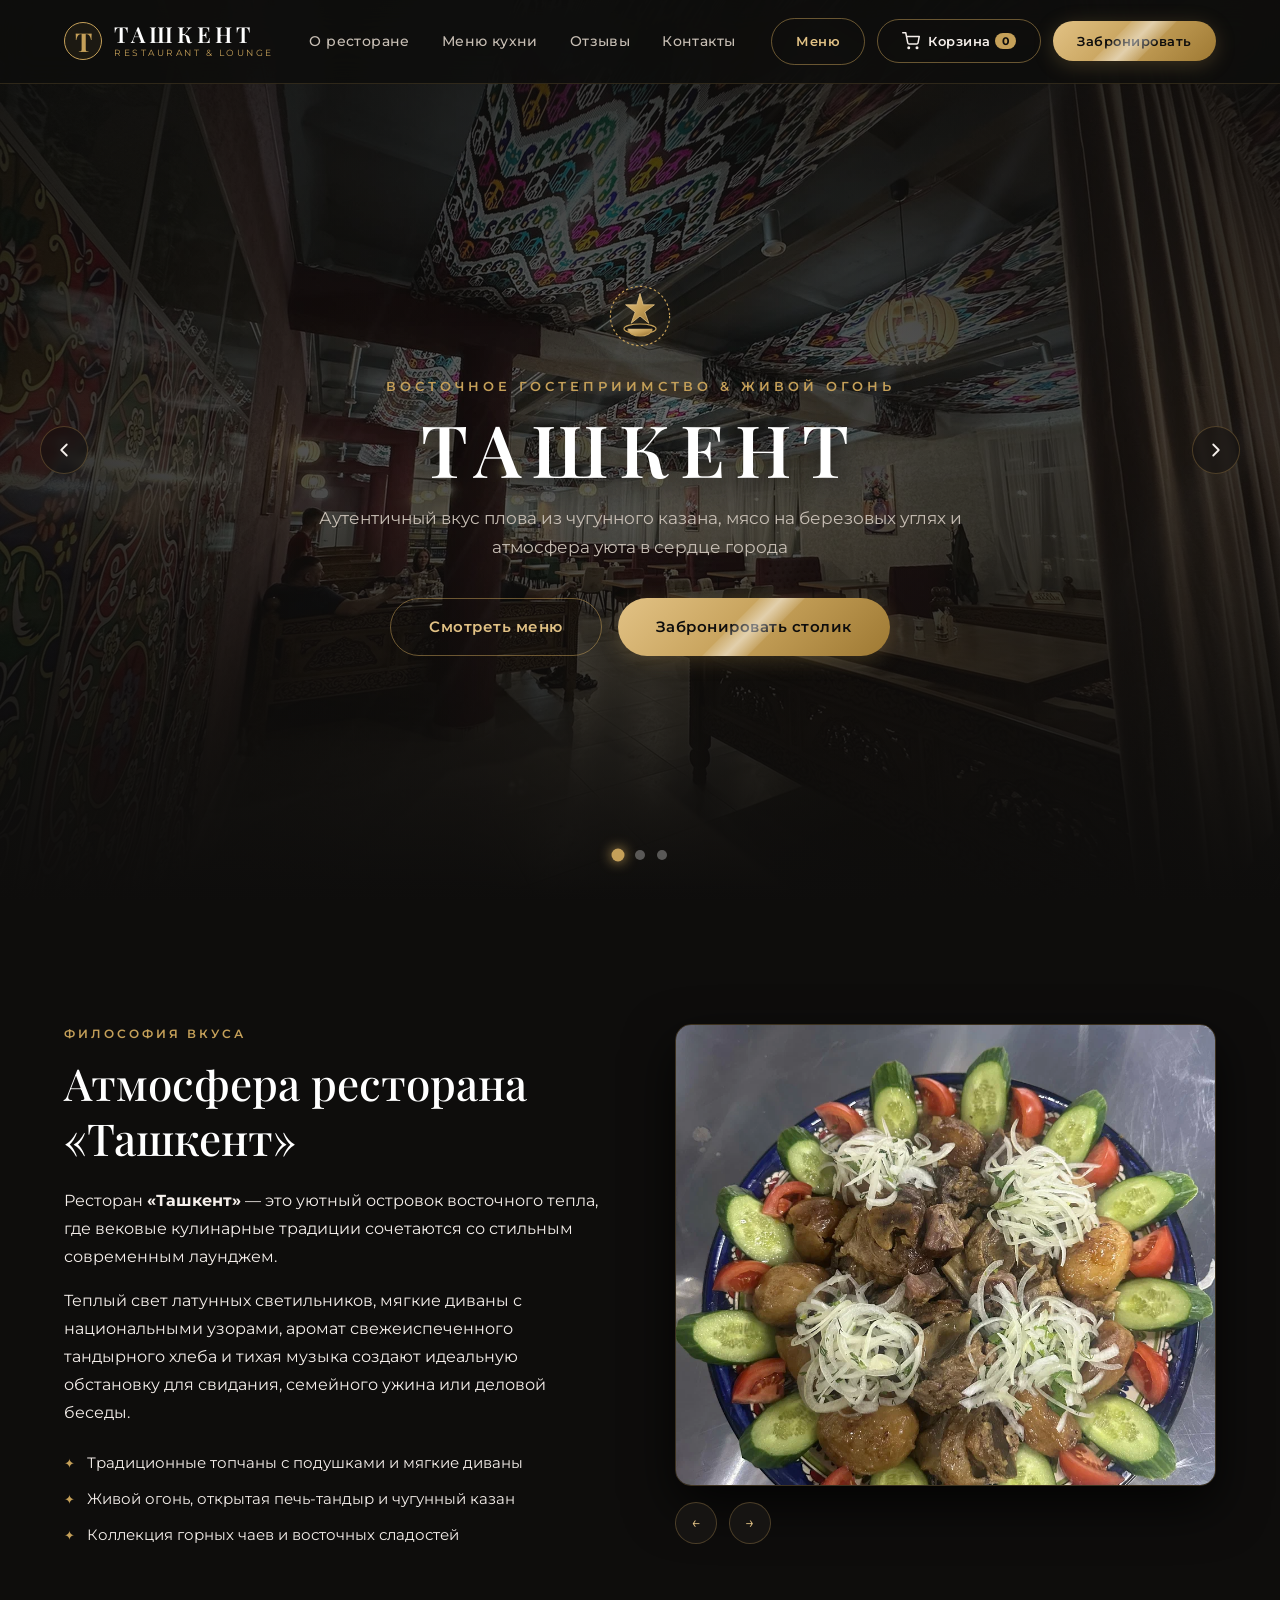
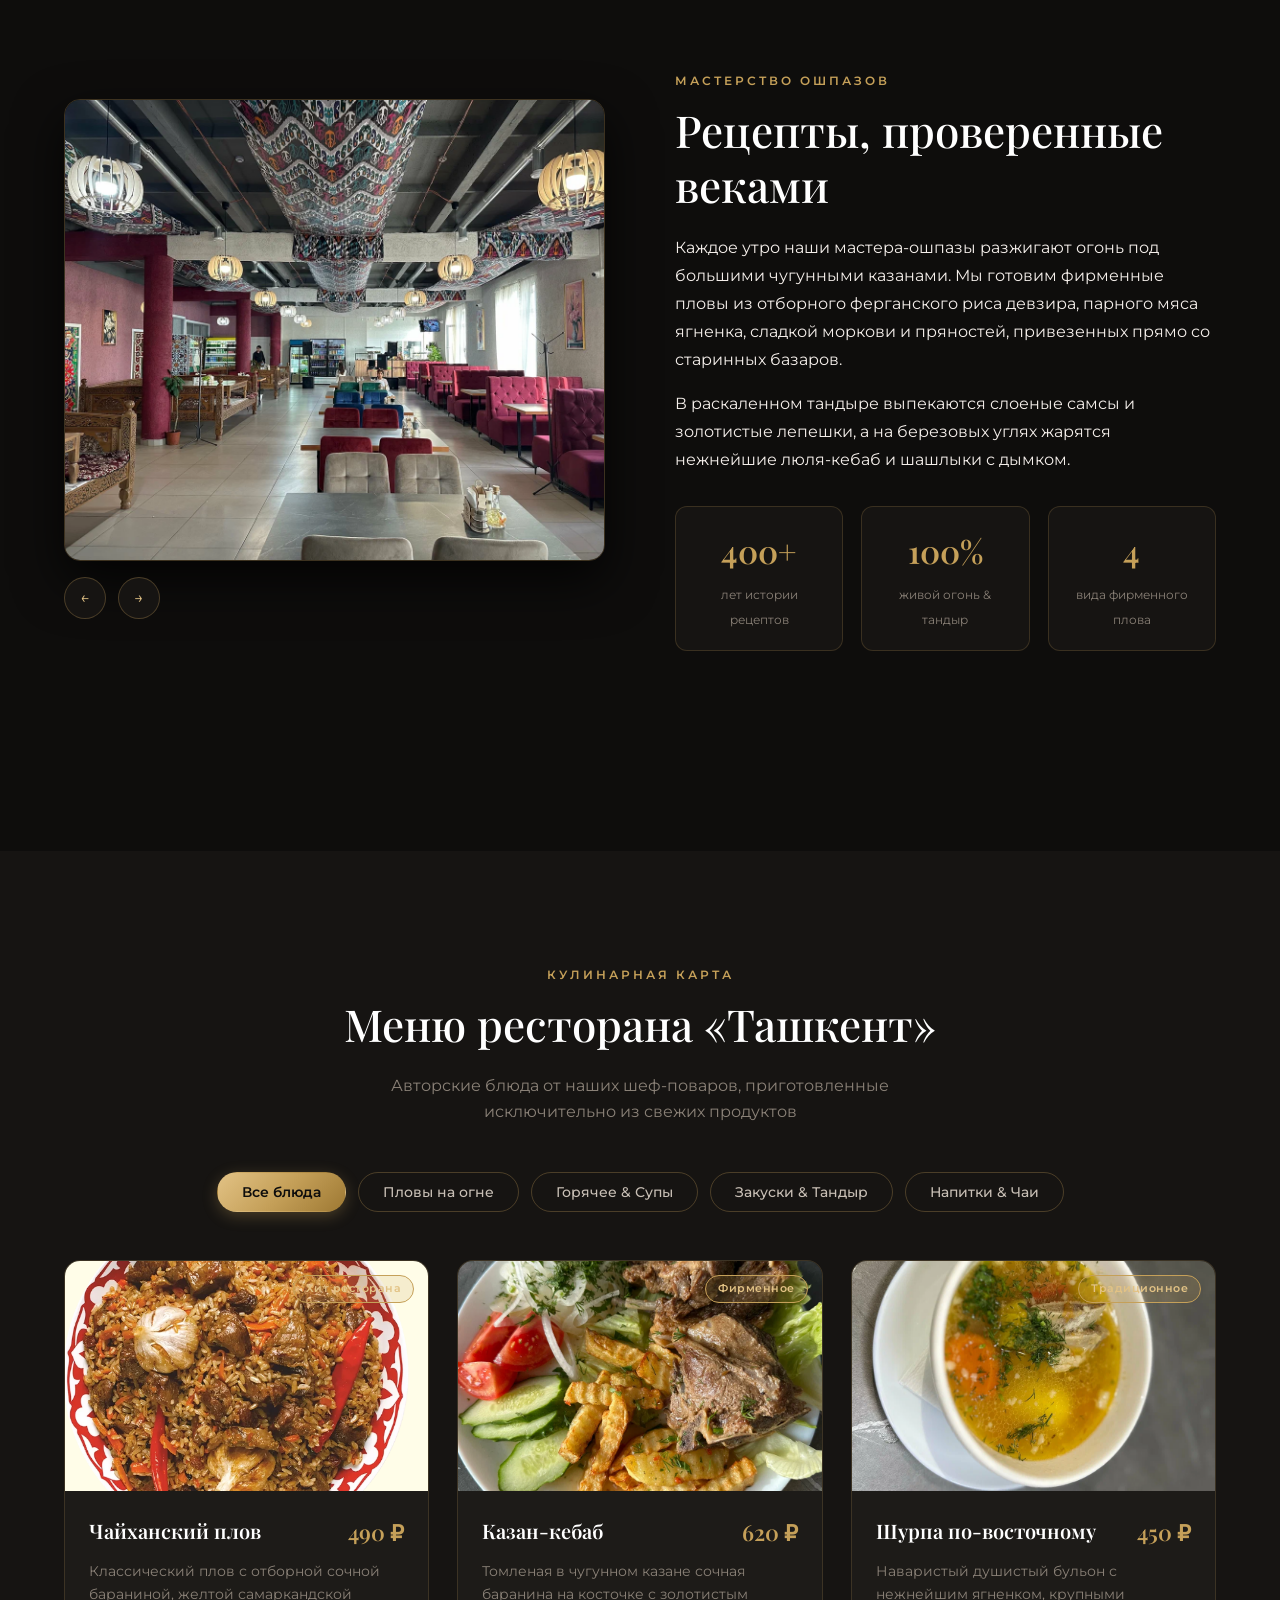
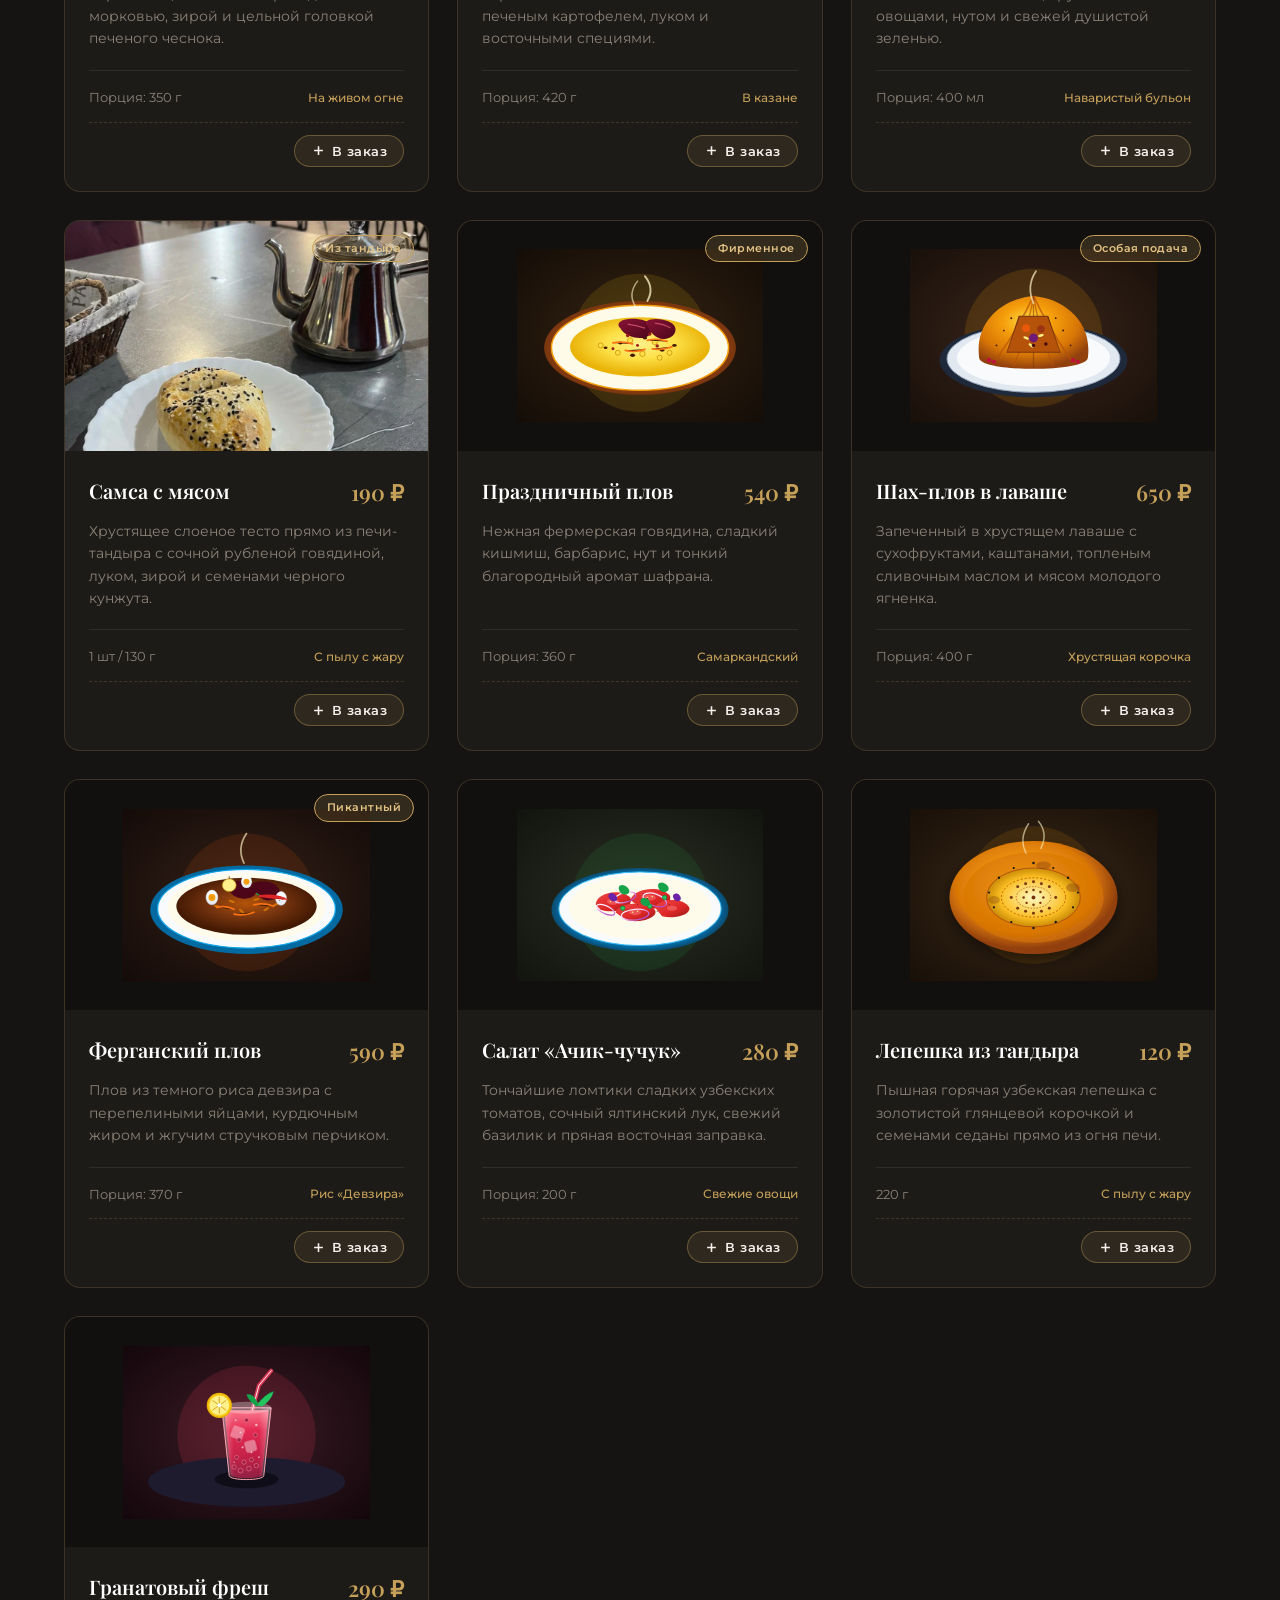
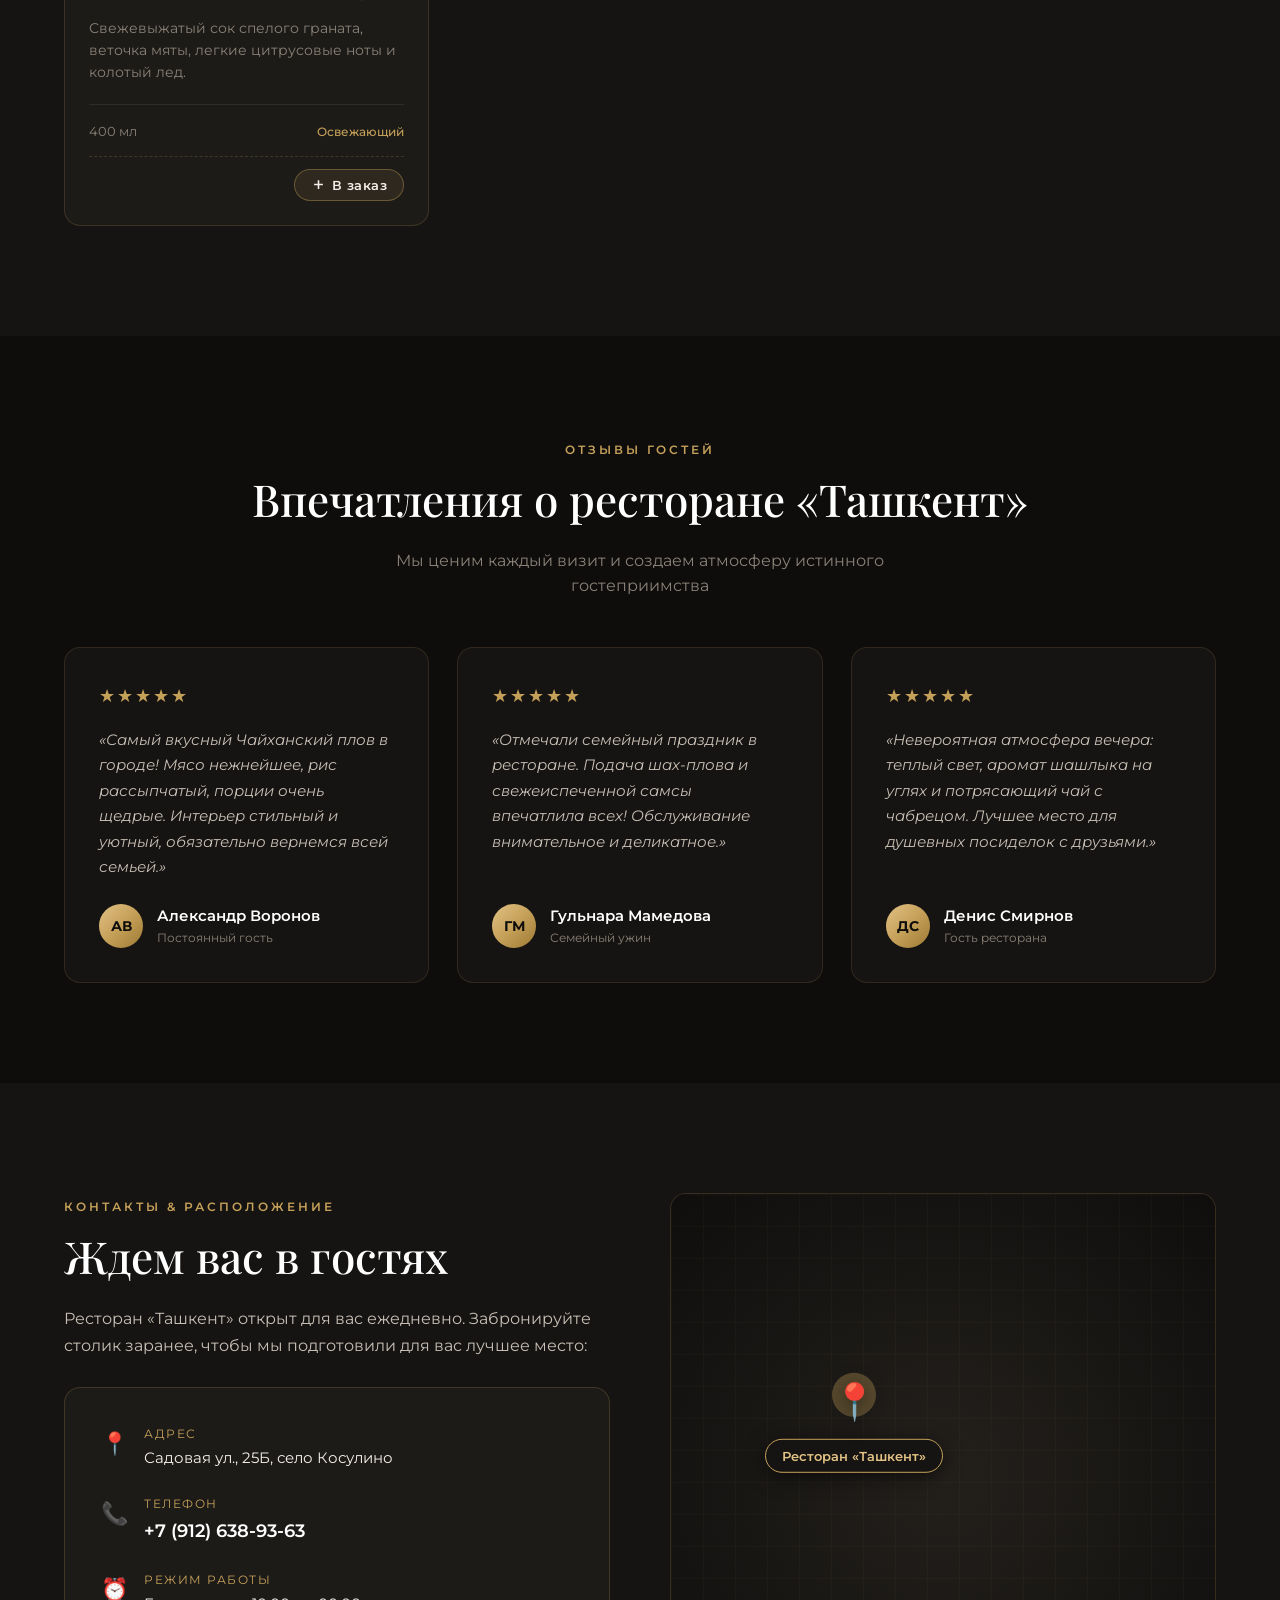
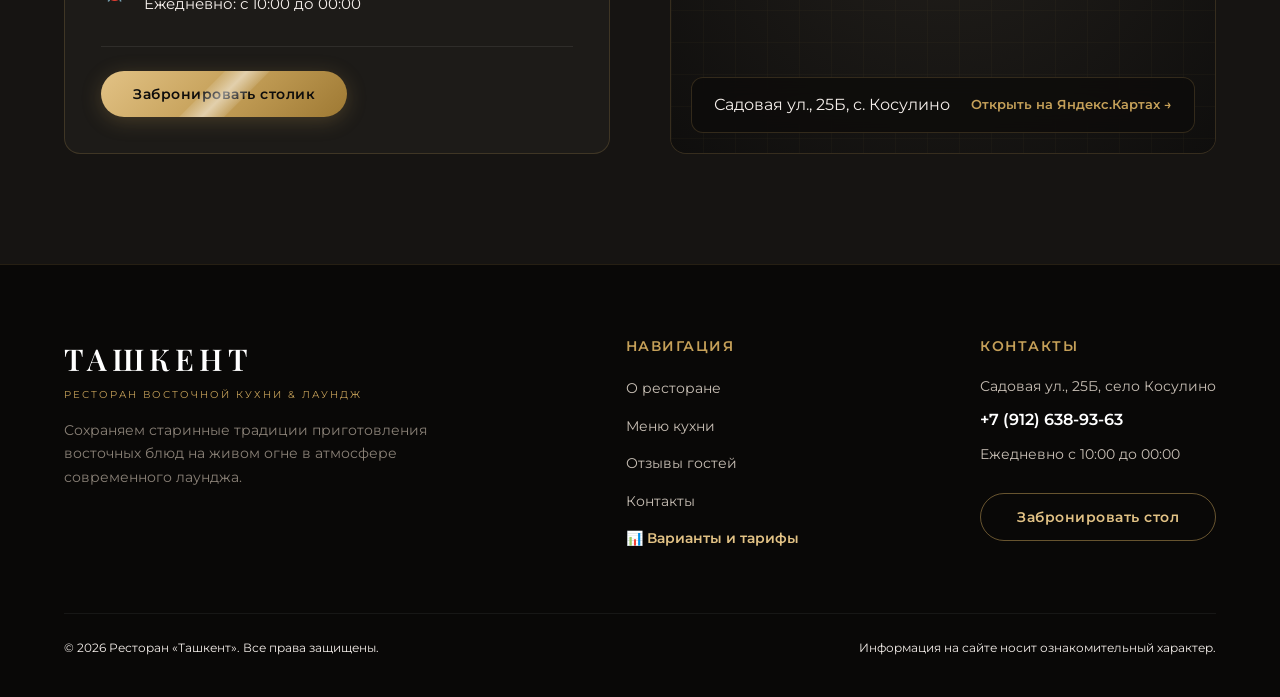
<file: index.html>
<!DOCTYPE html>
<html lang="ru">
<head>
  <meta charset="UTF-8">
  <meta name="viewport" content="width=device-width, initial-scale=1.0, maximum-scale=1, user-scalable=0">
  <title>Ресторан «Ташкент» — Восточная кухня & Лаундж</title>
  <meta name="description" content="Ресторан «Ташкент» — авторская восточная кухня на живом огне, аутентичный лаундж, тандыр и легендарный плов.">
  <link rel="icon" type="image/svg+xml" href="images/logo.svg">

  <!-- Google Fonts: Playfair Display + Montserrat -->
  <link rel="preconnect" href="https://fonts.googleapis.com">
  <link rel="preconnect" href="https://fonts.gstatic.com" crossorigin>
  <link href="https://fonts.googleapis.com/css2?family=Montserrat:ital,wght@0,300;0,400;0,500;0,600;0,700;1,400&family=Playfair+Display:ital,wght@0,400;0,500;0,600;0,700;1,400&display=swap" rel="stylesheet">

  <link rel="stylesheet" href="styles.css">
</head>
<body>

  <!-- ==================== FIXED TOP HEADER ==================== -->
  <header class="header header_fixed" id="mainHeader">
    <div class="container header__container">
      <!-- Left: Brand Logo -->
      <a href="#hero" class="header__brand">
        <span class="brand-monogram">Т</span>
        <div class="brand-text-wrap">
          <span class="brand-title">ТАШКЕНТ</span>
          <span class="brand-tagline">RESTAURANT & LOUNGE</span>
        </div>
      </a>

      <!-- Center: Main Navigation (No Halls) -->
      <nav class="header__nav" aria-label="Основное меню">
        <a href="#about" class="nav-link">О ресторане</a>
        <a href="#menu" class="nav-link">Меню кухни</a>
        <a href="#reviews" class="nav-link">Отзывы</a>
        <a href="#contacts" class="nav-link">Контакты</a>
      </nav>

      <!-- Right: Action Buttons -->
      <div class="header__right">
        <a href="#menu" class="btn btn_outline btn_header">Меню</a>
        <button class="btn btn_outline btn_header btn-cart" id="headerCartBtn" type="button" aria-label="Открыть корзину">
          <svg width="18" height="18" viewBox="0 0 24 24" fill="none" stroke="currentColor" stroke-width="2" stroke-linecap="round" stroke-linejoin="round" style="vertical-align: -3px; margin-right: 4px;"><circle cx="9" cy="21" r="1"/><circle cx="20" cy="21" r="1"/><path d="M1 1h4l2.68 13.39a2 2 0 0 0 2 1.61h9.72a2 2 0 0 0 2-1.61L23 6H6"/></svg>
          <span class="cart-label">Корзина</span>
          <span class="cart-badge" id="headerCartBadge">0</span>
        </button>
        <button class="btn btn_gold btn_header btn-book" type="button">
          Забронировать<span class="gold-shimmer"></span>
        </button>
      </div>
    </div>
  </header>

  <!-- ==================== HERO SECTION (FULLSCREEN SLIDER) ==================== -->
  <main class="main main_sld" id="hero">
    <div class="hero-slider-container">
      <div class="hero-slide active" data-slide="0">
        <div class="slide-bg" style="background-image: url('images/1.webp');"></div>
        <div class="hero-overlay"></div>
      </div>
      <div class="hero-slide" data-slide="1">
        <div class="slide-bg" style="background-image: url('images/2.webp');"></div>
        <div class="hero-overlay"></div>
      </div>
      <div class="hero-slide" data-slide="2">
        <div class="slide-bg" style="background-image: url('images/3.webp');"></div>
        <div class="hero-overlay"></div>
      </div>
    </div>

    <!-- Centered Brand Emblem -->
    <div class="hero-center-box">
      <div class="hero-emblem-badge">
        <svg width="64" height="64" viewBox="0 0 80 80" fill="none" xmlns="http://www.w3.org/2000/svg">
          <circle cx="40" cy="40" r="37" stroke="#C5A059" stroke-width="1.5" stroke-dasharray="3 3"/>
          <path d="M40 12 L44 26 L58 26 L46 35 L51 49 L40 40 L29 49 L34 35 L22 26 L36 26 Z" fill="url(#goldGrad)" stroke="#E2C285" stroke-width="1"/>
          <ellipse cx="40" cy="56" rx="20" ry="6" fill="#141312" stroke="#C5A059" stroke-width="1.5"/>
          <path d="M25 56 C25 68 55 68 55 56" fill="url(#goldGrad)" stroke="#C5A059" stroke-width="1.5"/>
          <defs>
            <linearGradient id="goldGrad" x1="0%" y1="0%" x2="100%" y2="100%">
              <stop offset="0%" stop-color="#E2C285"/>
              <stop offset="50%" stop-color="#C5A059"/>
              <stop offset="100%" stop-color="#8E6A2C"/>
            </linearGradient>
          </defs>
        </svg>
      </div>

      <span class="hero-subheading">ВОСТОЧНОЕ ГОСТЕПРИИМСТВО & ЖИВОЙ ОГОНЬ</span>
      <h1 class="hero-main-title">ТАШКЕНТ</h1>
      <p class="hero-description">Аутентичный вкус плова из чугунного казана, мясо на березовых углях и атмосфера уюта в сердце города</p>

      <div class="hero-actions">
        <a href="#menu" class="btn btn_outline btn_hero">Смотреть меню</a>
        <button class="btn btn_gold btn_hero btn-book" type="button">
          Забронировать столик<span class="gold-shimmer"></span>
        </button>
      </div>
    </div>

    <!-- Slider Navigation Arrows -->
    <button class="slider-arrow slider-arrow_prev" id="heroPrevBtn" aria-label="Предыдущий слайд">
      <svg width="22" height="22" viewBox="0 0 24 24" fill="none"><path d="M15 18L9 12L15 6" stroke="currentColor" stroke-width="2" stroke-linecap="round" stroke-linejoin="round"/></svg>
    </button>
    <button class="slider-arrow slider-arrow_next" id="heroNextBtn" aria-label="Следующий слайд">
      <svg width="22" height="22" viewBox="0 0 24 24" fill="none"><path d="M9 6L15 12L9 18" stroke="currentColor" stroke-width="2" stroke-linecap="round" stroke-linejoin="round"/></svg>
    </button>

    <!-- Slider Dots -->
    <div class="slider-dots" id="heroDots">
      <button class="dot active" data-slide="0" aria-label="Слайд 1"></button>
      <button class="dot" data-slide="1" aria-label="Слайд 2"></button>
      <button class="dot" data-slide="2" aria-label="Слайд 3"></button>
    </div>
  </main>

  <!-- ==================== PROMO & ATMOSPHERE SECTION ==================== -->
  <section class="promo-section" id="about">
    <div class="container">
      
      <!-- Promo Item 1: Атмосфера -->
      <div class="promo-row">
        <div class="promo-text-col">
          <span class="section-tag">ФИЛОСОФИЯ ВКУСА</span>
          <h2 class="section-title">Атмосфера ресторана «Ташкент»</h2>
          <div class="promo-body">
            <p>Ресторан <strong>«Ташкент»</strong> — это уютный островок восточного тепла, где вековые кулинарные традиции сочетаются со стильным современным лаунджем.</p>
            <p>Теплый свет латунных светильников, мягкие диваны с национальными узорами, аромат свежеиспеченного тандырного хлеба и тихая музыка создают идеальную обстановку для свидания, семейного ужина или деловой беседы.</p>
          </div>
          <div class="promo-features-list">
            <div class="feature-item">
              <span class="feature-bullet">✦</span>
              <span>Традиционные топчаны с подушками и мягкие диваны</span>
            </div>
            <div class="feature-item">
              <span class="feature-bullet">✦</span>
              <span>Живой огонь, открытая печь-тандыр и чугунный казан</span>
            </div>
            <div class="feature-item">
              <span class="feature-bullet">✦</span>
              <span>Коллекция горных чаев и восточных сладостей</span>
            </div>
          </div>
        </div>

        <div class="promo-gallery-col">
          <div class="gallery-slider-frame" id="promoSlider1">
            <div class="gallery-slide">
              <img loading="lazy" src="images/4.webp" alt="Интерьер ресторана Ташкент">
            </div>
            <div class="gallery-slide">
              <img loading="lazy" src="images/5.webp" alt="Уютная атмосфера ресторана">
            </div>
          </div>
          <div class="gallery-slider-nav">
            <button class="nav-btn btn-prev" data-slider="promoSlider1" aria-label="Назад">&larr;</button>
            <button class="nav-btn btn-next" data-slider="promoSlider1" aria-label="Вперед">&rarr;</button>
          </div>
        </div>
      </div>

      <!-- Promo Item 2: Традиции и шефы -->
      <div class="promo-row promo-row_reverse">
        <div class="promo-gallery-col">
          <div class="gallery-slider-frame" id="promoSlider2">
            <div class="gallery-slide">
              <img loading="lazy" src="images/6.webp" alt="Блюда на живом огне">
            </div>
            <div class="gallery-slide">
              <img loading="lazy" src="images/7.webp" alt="Подача восточных блюд">
            </div>
          </div>
          <div class="gallery-slider-nav">
            <button class="nav-btn btn-prev" data-slider="promoSlider2" aria-label="Назад">&larr;</button>
            <button class="nav-btn btn-next" data-slider="promoSlider2" aria-label="Вперед">&rarr;</button>
          </div>
        </div>

        <div class="promo-text-col">
          <span class="section-tag">МАСТЕРСТВО ОШПАЗОВ</span>
          <h2 class="section-title">Рецепты, проверенные веками</h2>
          <div class="promo-body">
            <p>Каждое утро наши мастера-ошпазы разжигают огонь под большими чугунными казанами. Мы готовим фирменные пловы из отборного ферганского риса девзира, парного мяса ягненка, сладкой моркови и пряностей, привезенных прямо со старинных базаров.</p>
            <p>В раскаленном тандыре выпекаются слоеные самсы и золотистые лепешки, а на березовых углях жарятся нежнейшие люля-кебаб и шашлыки с дымком.</p>
          </div>
          <div class="stats-grid">
            <div class="stat-card">
              <span class="stat-value">400+</span>
              <span class="stat-label">лет истории рецептов</span>
            </div>
            <div class="stat-card">
              <span class="stat-value">100%</span>
              <span class="stat-label">живой огонь & тандыр</span>
            </div>
            <div class="stat-card">
              <span class="stat-value">4</span>
              <span class="stat-label">вида фирменного плова</span>
            </div>
          </div>
        </div>
      </div>

    </div>
  </section>

  <!-- ==================== MENU PRESENTATION ==================== -->
  <section class="menu-section" id="menu">
    <div class="container">
      <div class="section-heading text-center">
        <span class="section-tag">КУЛИНАРНАЯ КАРТА</span>
        <h2 class="section-title">Меню ресторана «Ташкент»</h2>
        <p class="section-subtitle">Авторские блюда от наших шеф-поваров, приготовленные исключительно из свежих продуктов</p>
      </div>

      <!-- Фильтры категорий -->
      <div class="menu-filters">
        <button class="filter-btn active" data-category="all" type="button">Все блюда</button>
        <button class="filter-btn" data-category="plov" type="button">Пловы на огне</button>
        <button class="filter-btn" data-category="hot" type="button">Горячее & Супы</button>
        <button class="filter-btn" data-category="starters" type="button">Закуски & Тандыр</button>
        <button class="filter-btn" data-category="drinks" type="button">Напитки & Чаи</button>
      </div>

      <!-- Карточки блюд -->
      <div class="menu-grid">
        <!-- Блюдо 1: Чайханский плов -->
        <div class="menu-card" data-category="plov" data-id="1" data-name="Чайханский плов" data-price="490" data-img="images/plow.png">
          <div class="menu-card__image-box">
            <img src="images/plow.png" alt="Чайханский плов" class="menu-card__img" loading="lazy">
            <span class="menu-card__badge">Хит ресторана</span>
          </div>
          <div class="menu-card__content">
            <div class="menu-card__header">
              <h4 class="menu-card__title">Чайханский плов</h4>
              <span class="menu-card__price">490 ₽</span>
            </div>
            <p class="menu-card__desc">Классический плов с отборной сочной бараниной, желтой самаркандской морковью, зирой и цельной головкой печеного чеснока.</p>
            <div class="menu-card__footer">
              <span class="menu-card__weight">Порция: 350 г</span>
              <span class="menu-card__tag">На живом огне</span>
            </div>
            <div class="menu-card__action">
              <button class="btn btn_menu-add" type="button" data-add-cart="1">
                <svg width="15" height="15" viewBox="0 0 24 24" fill="none" stroke="currentColor" stroke-width="2.5"><line x1="12" y1="5" x2="12" y2="19"/><line x1="5" y1="12" x2="19" y2="12"/></svg>
                <span>В заказ</span>
              </button>
            </div>
          </div>
        </div>

        <!-- Блюдо 2: Казан-кебаб -->
        <div class="menu-card" data-category="hot" data-id="2" data-name="Казан-кебаб" data-price="620" data-img="images/плов 2.webp">
          <div class="menu-card__image-box">
            <img src="images/плов 2.webp" alt="Казан-кебаб" class="menu-card__img" loading="lazy">
            <span class="menu-card__badge">Фирменное</span>
          </div>
          <div class="menu-card__content">
            <div class="menu-card__header">
              <h4 class="menu-card__title">Казан-кебаб</h4>
              <span class="menu-card__price">620 ₽</span>
            </div>
            <p class="menu-card__desc">Томленая в чугунном казане сочная баранина на косточке с золотистым печеным картофелем, луком и восточными специями.</p>
            <div class="menu-card__footer">
              <span class="menu-card__weight">Порция: 420 г</span>
              <span class="menu-card__tag">В казане</span>
            </div>
            <div class="menu-card__action">
              <button class="btn btn_menu-add" type="button" data-add-cart="2">
                <svg width="15" height="15" viewBox="0 0 24 24" fill="none" stroke="currentColor" stroke-width="2.5"><line x1="12" y1="5" x2="12" y2="19"/><line x1="5" y1="12" x2="19" y2="12"/></svg>
                <span>В заказ</span>
              </button>
            </div>
          </div>
        </div>

        <!-- Блюдо 3: Шурпа по-восточному -->
        <div class="menu-card" data-category="hot" data-id="3" data-name="Шурпа по-восточному" data-price="450" data-img="images/плов 3.webp">
          <div class="menu-card__image-box">
            <img src="images/плов 3.webp" alt="Шурпа по-восточному" class="menu-card__img" loading="lazy">
            <span class="menu-card__badge">Традиционное</span>
          </div>
          <div class="menu-card__content">
            <div class="menu-card__header">
              <h4 class="menu-card__title">Шурпа по-восточному</h4>
              <span class="menu-card__price">450 ₽</span>
            </div>
            <p class="menu-card__desc">Наваристый душистый бульон с нежнейшим ягненком, крупными овощами, нутом и свежей душистой зеленью.</p>
            <div class="menu-card__footer">
              <span class="menu-card__weight">Порция: 400 мл</span>
              <span class="menu-card__tag">Наваристый бульон</span>
            </div>
            <div class="menu-card__action">
              <button class="btn btn_menu-add" type="button" data-add-cart="3">
                <svg width="15" height="15" viewBox="0 0 24 24" fill="none" stroke="currentColor" stroke-width="2.5"><line x1="12" y1="5" x2="12" y2="19"/><line x1="5" y1="12" x2="19" y2="12"/></svg>
                <span>В заказ</span>
              </button>
            </div>
          </div>
        </div>

        <!-- Блюдо 4: Самса с мясом -->
        <div class="menu-card" data-category="starters" data-id="4" data-name="Самса с мясом" data-price="190" data-img="images/плов 4.webp">
          <div class="menu-card__image-box">
            <img src="images/плов 4.webp" alt="Самса из тандыра" class="menu-card__img" loading="lazy">
            <span class="menu-card__badge">Из тандыра</span>
          </div>
          <div class="menu-card__content">
            <div class="menu-card__header">
              <h4 class="menu-card__title">Самса с мясом</h4>
              <span class="menu-card__price">190 ₽</span>
            </div>
            <p class="menu-card__desc">Хрустящее слоеное тесто прямо из печи-тандыра с сочной рубленой говядиной, луком, зирой и семенами черного кунжута.</p>
            <div class="menu-card__footer">
              <span class="menu-card__weight">1 шт / 130 г</span>
              <span class="menu-card__tag">С пылу с жару</span>
            </div>
            <div class="menu-card__action">
              <button class="btn btn_menu-add" type="button" data-add-cart="4">
                <svg width="15" height="15" viewBox="0 0 24 24" fill="none" stroke="currentColor" stroke-width="2.5"><line x1="12" y1="5" x2="12" y2="19"/><line x1="5" y1="12" x2="19" y2="12"/></svg>
                <span>В заказ</span>
              </button>
            </div>
          </div>
        </div>

        <!-- Блюдо 5: Праздничный плов -->
        <div class="menu-card" data-category="plov" data-id="5" data-name="Праздничный плов" data-price="540" data-img="images/plov-samarkand.svg">
          <div class="menu-card__image-box">
            <img src="images/plov-samarkand.svg" alt="Праздничный плов" class="menu-card__img" loading="lazy">
            <span class="menu-card__badge">Фирменное</span>
          </div>
          <div class="menu-card__content">
            <div class="menu-card__header">
              <h4 class="menu-card__title">Праздничный плов</h4>
              <span class="menu-card__price">540 ₽</span>
            </div>
            <p class="menu-card__desc">Нежная фермерская говядина, сладкий кишмиш, барбарис, нут и тонкий благородный аромат шафрана.</p>
            <div class="menu-card__footer">
              <span class="menu-card__weight">Порция: 360 г</span>
              <span class="menu-card__tag">Самаркандский</span>
            </div>
            <div class="menu-card__action">
              <button class="btn btn_menu-add" type="button" data-add-cart="5">
                <svg width="15" height="15" viewBox="0 0 24 24" fill="none" stroke="currentColor" stroke-width="2.5"><line x1="12" y1="5" x2="12" y2="19"/><line x1="5" y1="12" x2="19" y2="12"/></svg>
                <span>В заказ</span>
              </button>
            </div>
          </div>
        </div>

        <!-- Блюдо 6: Шах-плов в лаваше -->
        <div class="menu-card" data-category="plov" data-id="6" data-name="Шах-плов в лаваше" data-price="650" data-img="images/shah-plov.svg">
          <div class="menu-card__image-box">
            <img src="images/shah-plov.svg" alt="Шах-плов в лаваше" class="menu-card__img" loading="lazy">
            <span class="menu-card__badge">Особая подача</span>
          </div>
          <div class="menu-card__content">
            <div class="menu-card__header">
              <h4 class="menu-card__title">Шах-плов в лаваше</h4>
              <span class="menu-card__price">650 ₽</span>
            </div>
            <p class="menu-card__desc">Запеченный в хрустящем лаваше с сухофруктами, каштанами, топленым сливочным маслом и мясом молодого ягненка.</p>
            <div class="menu-card__footer">
              <span class="menu-card__weight">Порция: 400 г</span>
              <span class="menu-card__tag">Хрустящая корочка</span>
            </div>
            <div class="menu-card__action">
              <button class="btn btn_menu-add" type="button" data-add-cart="6">
                <svg width="15" height="15" viewBox="0 0 24 24" fill="none" stroke="currentColor" stroke-width="2.5"><line x1="12" y1="5" x2="12" y2="19"/><line x1="5" y1="12" x2="19" y2="12"/></svg>
                <span>В заказ</span>
              </button>
            </div>
          </div>
        </div>

        <!-- Блюдо 7: Ферганский плов -->
        <div class="menu-card" data-category="plov" data-id="7" data-name="Ферганский плов" data-price="590" data-img="images/plov-fergana.svg">
          <div class="menu-card__image-box">
            <img src="images/plov-fergana.svg" alt="Ферганский плов" class="menu-card__img" loading="lazy">
            <span class="menu-card__badge">Пикантный</span>
          </div>
          <div class="menu-card__content">
            <div class="menu-card__header">
              <h4 class="menu-card__title">Ферганский плов</h4>
              <span class="menu-card__price">590 ₽</span>
            </div>
            <p class="menu-card__desc">Плов из темного риса девзира с перепелиными яйцами, курдючным жиром и жгучим стручковым перчиком.</p>
            <div class="menu-card__footer">
              <span class="menu-card__weight">Порция: 370 г</span>
              <span class="menu-card__tag">Рис «Девзира»</span>
            </div>
            <div class="menu-card__action">
              <button class="btn btn_menu-add" type="button" data-add-cart="7">
                <svg width="15" height="15" viewBox="0 0 24 24" fill="none" stroke="currentColor" stroke-width="2.5"><line x1="12" y1="5" x2="12" y2="19"/><line x1="5" y1="12" x2="19" y2="12"/></svg>
                <span>В заказ</span>
              </button>
            </div>
          </div>
        </div>

        <!-- Блюдо 8: Салат «Ачик-чучук» -->
        <div class="menu-card" data-category="starters" data-id="8" data-name="Салат «Ачик-чучук»" data-price="280" data-img="images/salad-achik-chuchuk.svg">
          <div class="menu-card__image-box">
            <img src="images/salad-achik-chuchuk.svg" alt="Салат Ачик-чучук" class="menu-card__img" loading="lazy">
          </div>
          <div class="menu-card__content">
            <div class="menu-card__header">
              <h4 class="menu-card__title">Салат «Ачик-чучук»</h4>
              <span class="menu-card__price">280 ₽</span>
            </div>
            <p class="menu-card__desc">Тончайшие ломтики сладких узбекских томатов, сочный ялтинский лук, свежий базилик и пряная восточная заправка.</p>
            <div class="menu-card__footer">
              <span class="menu-card__weight">Порция: 200 г</span>
              <span class="menu-card__tag">Свежие овощи</span>
            </div>
            <div class="menu-card__action">
              <button class="btn btn_menu-add" type="button" data-add-cart="8">
                <svg width="15" height="15" viewBox="0 0 24 24" fill="none" stroke="currentColor" stroke-width="2.5"><line x1="12" y1="5" x2="12" y2="19"/><line x1="5" y1="12" x2="19" y2="12"/></svg>
                <span>В заказ</span>
              </button>
            </div>
          </div>
        </div>

        <!-- Блюдо 9: Лепешка из тандыра -->
        <div class="menu-card" data-category="starters" data-id="9" data-name="Лепешка из тандыра" data-price="120" data-img="images/lepeshka.svg">
          <div class="menu-card__image-box">
            <img src="images/lepeshka.svg" alt="Лепешка из тандыра" class="menu-card__img" loading="lazy">
          </div>
          <div class="menu-card__content">
            <div class="menu-card__header">
              <h4 class="menu-card__title">Лепешка из тандыра</h4>
              <span class="menu-card__price">120 ₽</span>
            </div>
            <p class="menu-card__desc">Пышная горячая узбекская лепешка с золотистой глянцевой корочкой и семенами седаны прямо из огня печи.</p>
            <div class="menu-card__footer">
              <span class="menu-card__weight">220 г</span>
              <span class="menu-card__tag">С пылу с жару</span>
            </div>
            <div class="menu-card__action">
              <button class="btn btn_menu-add" type="button" data-add-cart="9">
                <svg width="15" height="15" viewBox="0 0 24 24" fill="none" stroke="currentColor" stroke-width="2.5"><line x1="12" y1="5" x2="12" y2="19"/><line x1="5" y1="12" x2="19" y2="12"/></svg>
                <span>В заказ</span>
              </button>
            </div>
          </div>
        </div>

        <!-- Блюдо 10: Гранатовый фреш -->
        <div class="menu-card" data-category="drinks" data-id="10" data-name="Гранатовый фреш" data-price="290" data-img="images/lemonade.svg">
          <div class="menu-card__image-box">
            <img src="images/lemonade.svg" alt="Гранатовый фреш-лимонад" class="menu-card__img" loading="lazy">
          </div>
          <div class="menu-card__content">
            <div class="menu-card__header">
              <h4 class="menu-card__title">Гранатовый фреш</h4>
              <span class="menu-card__price">290 ₽</span>
            </div>
            <p class="menu-card__desc">Свежевыжатый сок спелого граната, веточка мяты, легкие цитрусовые ноты и колотый лед.</p>
            <div class="menu-card__footer">
              <span class="menu-card__weight">400 мл</span>
              <span class="menu-card__tag">Освежающий</span>
            </div>
            <div class="menu-card__action">
              <button class="btn btn_menu-add" type="button" data-add-cart="10">
                <svg width="15" height="15" viewBox="0 0 24 24" fill="none" stroke="currentColor" stroke-width="2.5"><line x1="12" y1="5" x2="12" y2="19"/><line x1="5" y1="12" x2="19" y2="12"/></svg>
                <span>В заказ</span>
              </button>
            </div>
          </div>
        </div>
      </div>
    </div>
  </section>

  <!-- ==================== REVIEWS ==================== -->
  <section class="reviews-section" id="reviews">
    <div class="container">
      <div class="section-heading text-center">
        <span class="section-tag">ОТЗЫВЫ ГОСТЕЙ</span>
        <h2 class="section-title">Впечатления о ресторане «Ташкент»</h2>
        <p class="section-subtitle">Мы ценим каждый визит и создаем атмосферу истинного гостеприимства</p>
      </div>

      <div class="reviews-grid">
        <div class="review-card">
          <div class="review-stars">★★★★★</div>
          <p class="review-text">«Самый вкусный Чайханский плов в городе! Мясо нежнейшее, рис рассыпчатый, порции очень щедрые. Интерьер стильный и уютный, обязательно вернемся всей семьей.»</p>
          <div class="review-author-box">
            <div class="review-avatar">АВ</div>
            <div>
              <div class="review-name">Александр Воронов</div>
              <div class="review-date">Постоянный гость</div>
            </div>
          </div>
        </div>

        <div class="review-card">
          <div class="review-stars">★★★★★</div>
          <p class="review-text">«Отмечали семейный праздник в ресторане. Подача шах-плова и свежеиспеченной самсы впечатлила всех! Обслуживание внимательное и деликатное.»</p>
          <div class="review-author-box">
            <div class="review-avatar">ГМ</div>
            <div>
              <div class="review-name">Гульнара Мамедова</div>
              <div class="review-date">Семейный ужин</div>
            </div>
          </div>
        </div>

        <div class="review-card">
          <div class="review-stars">★★★★★</div>
          <p class="review-text">«Невероятная атмосфера вечера: теплый свет, аромат шашлыка на углях и потрясающий чай с чабрецом. Лучшее место для душевных посиделок с друзьями.»</p>
          <div class="review-author-box">
            <div class="review-avatar">ДС</div>
            <div>
              <div class="review-name">Денис Смирнов</div>
              <div class="review-date">Гость ресторана</div>
            </div>
          </div>
        </div>
      </div>
    </div>
  </section>

  <!-- ==================== CONTACTS & LOCATION ==================== -->
  <section class="contacts-section" id="contacts">
    <div class="container">
      <div class="contacts-wrapper">
        <div class="contacts-left">
          <span class="section-tag">КОНТАКТЫ & РАСПОЛОЖЕНИЕ</span>
          <h2 class="section-title">Ждем вас в гостях</h2>
          <p class="contacts-desc">Ресторан «Ташкент» открыт для вас ежедневно. Забронируйте столик заранее, чтобы мы подготовили для вас лучшее место:</p>

          <div class="contacts-info-card">
            <div class="info-item">
              <span class="info-icon">📍</span>
              <div>
                <div class="info-item-title">Адрес</div>
                <div class="info-item-value">Садовая ул., 25Б, село Косулино</div>
              </div>
            </div>

            <div class="info-item">
              <span class="info-icon">📞</span>
              <div>
                <div class="info-item-title">Телефон</div>
                <a href="tel:+79126389363" class="info-item-link">+7 (912) 638-93-63</a>
              </div>
            </div>

            <div class="info-item">
              <span class="info-icon">⏰</span>
              <div>
                <div class="info-item-title">Режим работы</div>
                <div class="info-item-value">Ежедневно: с 10:00 до 00:00</div>
              </div>
            </div>

            <div class="contacts-action-box">
              <button class="btn btn_gold btn-book" type="button">
                Забронировать столик<span class="gold-shimmer"></span>
              </button>
            </div>
          </div>
        </div>

        <div class="contacts-right">
          <div class="map-card-wrapper">
            <div class="map-ambient-view">
              <div class="map-grid-pattern"></div>
              <div class="map-pin">
                <div class="pin-halo"></div>
                <div class="pin-symbol">📍</div>
                <div class="pin-badge">Ресторан «Ташкент»</div>
              </div>
              <div class="map-foot-card">
                <span>Садовая ул., 25Б, с. Косулино</span>
                <a href="https://yandex.ru/maps/?text=Садовая+ул.,+25Б,+село+Косулино" target="_blank" rel="noopener" class="map-yandex-link">Открыть на Яндекс.Картах &rarr;</a>
              </div>
            </div>
          </div>
        </div>
      </div>
    </div>
  </section>

  <!-- ==================== FOOTER ==================== -->
  <footer class="footer">
    <div class="container">
      <div class="footer-content">
        <div class="footer-brand">
          <div class="footer-logo">ТАШКЕНТ</div>
          <div class="footer-tagline">РЕСТОРАН ВОСТОЧНОЙ КУХНИ & ЛАУНДЖ</div>
          <p class="footer-about">Сохраняем старинные традиции приготовления восточных блюд на живом огне в атмосфере современного лаунджа.</p>
        </div>

        <div class="footer-nav">
          <div class="footer-col-title">Навигация</div>
          <ul class="footer-nav-list">
            <li><a href="#about">О ресторане</a></li>
            <li><a href="#menu">Меню кухни</a></li>
            <li><a href="#reviews">Отзывы гостей</a></li>
            <li><a href="#contacts">Контакты</a></li>
            <li><a href="itog.html" style="color: var(--accent-gold-light); font-weight: 600;">📊 Варианты и тарифы</a></li>
          </ul>
        </div>

        <div class="footer-contacts">
          <div class="footer-col-title">Контакты</div>
          <p class="footer-contact-item">Садовая ул., 25Б, село Косулино</p>
          <p class="footer-contact-item">
            <a href="tel:+79126389363" class="footer-phone">+7 (912) 638-93-63</a>
          </p>
          <p class="footer-contact-item">Ежедневно с 10:00 до 00:00</p>
          <button class="btn btn_outline btn_footer btn-book" type="button">Забронировать стол</button>
        </div>
      </div>

      <div class="footer-bottom">
        <div>© 2026 Ресторан «Ташкент». Все права защищены.</div>
        <div>Информация на сайте носит ознакомительный характер.</div>
      </div>
    </div>
  </footer>

  <!-- ==================== BOOKING TABLE MODAL ==================== -->
  <div class="modal-overlay" id="bookingModal">
    <div class="modal-content">
      <button class="modal-close" id="bookingModalClose" type="button" aria-label="Закрыть">&times;</button>
      <div class="modal-header-box">
        <span class="modal-badge">БРОНИРОВАНИЕ</span>
        <h3 class="modal-title">Забронировать столик</h3>
        <p class="modal-subtitle">Ресторан «Ташкент» с радостью подготовит лучший стол к вашему визиту</p>
      </div>

      <form class="modal-form" id="bookingForm">
        <div class="form-row">
          <div class="form-group">
            <label for="bookName">Ваше имя *</label>
            <input type="text" id="bookName" required placeholder="Иван">
          </div>
          <div class="form-group">
            <label for="bookPhone">Номер телефона *</label>
            <input type="tel" id="bookPhone" required placeholder="+7 (999) 000-00-00">
          </div>
        </div>

        <div class="form-row">
          <div class="form-group">
            <label for="bookGuests">Количество персон</label>
            <select id="bookGuests">
              <option value="1 персона">1 персона</option>
              <option value="2 персоны" selected>2 персоны (романтический ужин)</option>
              <option value="3–4 персоны">3–4 персоны (семья / друзья)</option>
              <option value="5–8 персон">5–8 персон (компания)</option>
              <option value="8+ персон">Компания более 8 персон</option>
            </select>
          </div>
          <div class="form-group">
            <label for="bookDate">Дата визита *</label>
            <input type="date" id="bookDate" required>
          </div>
        </div>

        <div class="form-group">
          <label for="bookTime">Время визита *</label>
          <input type="time" id="bookTime" required value="19:00">
        </div>

        <div class="form-group">
          <label for="bookComment">Пожелания к столику</label>
          <input type="text" id="bookComment" placeholder="У окна, детский стульчик, тихий угол">
        </div>

        <button type="submit" class="btn btn_gold form-submit-btn">
          Подтвердить бронирование<span class="gold-shimmer"></span>
        </button>
      </form>
    </div>
  </div>

  <!-- ==================== FLOATING MOBILE/BOTTOM CART BAR ==================== -->
  <aside class="floating-cart-bar" id="floatingCartBar" aria-label="Быстрый доступ к корзине">
    <div class="floating-cart-info" id="floatingCartOpen">
      <span class="floating-cart-icon">🛒</span>
      <div class="floating-cart-text">
        <span class="floating-cart-count" id="floatingCartCount">0 блюд</span>
        <span class="floating-cart-total" id="floatingCartTotal">0 ₽</span>
      </div>
    </div>
    <button class="btn btn_gold floating-cart-btn" id="floatingCartActionBtn" type="button">
      Оформить заказ →
    </button>
  </aside>

  <!-- ==================== CART & CHECKOUT DRAWER MODAL ==================== -->
  <div class="modal-overlay cart-modal-overlay" id="cartModal" role="dialog" aria-modal="true" aria-labelledby="cartModalTitle">
    <div class="cart-drawer">
      <div class="cart-drawer__header">
        <div class="cart-drawer__title-wrap">
          <span class="modal-badge">ВАШ ЗАКАЗ</span>
          <h3 class="cart-drawer__title" id="cartModalTitle">Корзина ресторана</h3>
        </div>
        <button class="modal-close" id="cartModalClose" type="button" aria-label="Закрыть корзину">&times;</button>
      </div>

      <!-- Mode Selector: Delivery vs Pickup -->
      <div class="order-mode-toggle" role="tablist">
        <button type="button" class="order-mode-btn active" id="modeDeliveryBtn" role="tab" aria-selected="true">
          <span class="mode-icon">🚚</span>
          <span class="mode-text">Доставка</span>
          <span class="mode-badge">Бесплатно от 1 500 ₽</span>
        </button>
        <button type="button" class="order-mode-btn" id="modePickupBtn" role="tab" aria-selected="false">
          <span class="mode-icon">🏃</span>
          <span class="mode-text">Самовывоз</span>
          <span class="mode-badge mode-badge_green">-10% скидка</span>
        </button>
      </div>

      <!-- Cart Items Section -->
      <div class="cart-items-wrapper">
        <div class="cart-empty-state" id="cartEmptyState">
          <div class="cart-empty-icon">🍲</div>
          <h4>Ваша корзина пуста</h4>
          <p>Выберите аппетитные блюда из нашего меню пловов, шашлыков или тандырной выпечки</p>
          <button type="button" class="btn btn_outline" id="cartGoToMenuBtn">Перейти к меню</button>
        </div>

        <div class="cart-items-list" id="cartItemsList">
          <!-- Dynamically populated by script.js -->
        </div>
      </div>

      <!-- Checkout Form (visible only when cart has items) -->
      <form class="cart-checkout-form" id="cartCheckoutForm">
        <div class="cart-section-title">Данные для заказа</div>

        <div class="form-row">
          <div class="form-group">
            <label for="orderCustomerName">Ваше имя *</label>
            <input type="text" id="orderCustomerName" required placeholder="Алишер">
          </div>
          <div class="form-group">
            <label for="orderCustomerPhone">Телефон *</label>
            <input type="tel" id="orderCustomerPhone" required placeholder="+7 (999) 000-00-00">
          </div>
        </div>

        <div class="form-group" id="deliveryAddressGroup">
          <label for="orderAddress">Адрес доставки *</label>
          <input type="text" id="orderAddress" placeholder="Улица, дом, подъезд, квартира">
          <span class="input-hint">Зона доставки: Екатеринбург и село Косулино (35–45 мин)</span>
        </div>

        <div class="form-group">
          <label for="orderComment">Комментарий к заказу</label>
          <input type="text" id="orderComment" placeholder="Количество приборов, острота, домофон">
        </div>

        <div class="cart-section-title">Способ онлайн-оплаты</div>
        <div class="payment-methods-grid">
          <label class="payment-card active">
            <input type="radio" name="orderPayment" value="sbp" checked>
            <div class="payment-card__content">
              <div class="payment-card__title">
                <span class="payment-badge-sbp">⚡ СБП</span>
                <strong>Оплата по QR / банку</strong>
              </div>
              <span class="payment-card__desc">Без комиссии • Мгновенно через приложение любого банка</span>
            </div>
          </label>

          <label class="payment-card">
            <input type="radio" name="orderPayment" value="card">
            <div class="payment-card__content">
              <div class="payment-card__title">
                <strong>Банковская карта</strong>
              </div>
              <span class="payment-card__desc">T-Pay / SberPay / Мир / Visa / Mastercard</span>
            </div>
          </label>

          <label class="payment-card">
            <input type="radio" name="orderPayment" value="offline">
            <div class="payment-card__content">
              <div class="payment-card__title">
                <strong>При получении</strong>
              </div>
              <span class="payment-card__desc">Курьеру картой через терминал или наличными</span>
            </div>
          </label>
        </div>

        <!-- Price Breakdown -->
        <div class="cart-totals-box">
          <div class="cart-totals-row">
            <span>Сумма блюд:</span>
            <span id="cartSubtotal">0 ₽</span>
          </div>
          <div class="cart-totals-row cart-totals-row_discount" id="cartDiscountRow" style="display: none;">
            <span>Скидка за самовывоз (-10%):</span>
            <span id="cartDiscount">-0 ₽</span>
          </div>
          <div class="cart-totals-row" id="cartDeliveryRow">
            <span>Доставка:</span>
            <span id="cartDeliveryFee">0 ₽</span>
          </div>
          <div class="cart-totals-row cart-totals-row_total">
            <span>Итого к оплате:</span>
            <span class="cart-grand-total" id="cartGrandTotal">0 ₽</span>
          </div>
        </div>

        <button type="submit" class="btn btn_gold cart-submit-btn" id="cartSubmitBtn">
          <span>Оплатить заказ через СБП</span>
          <span class="gold-shimmer"></span>
        </button>

        <div class="cart-security-note">
          <svg width="14" height="14" viewBox="0 0 24 24" fill="none" stroke="currentColor" stroke-width="2"><path d="M12 22s8-4 8-10V5l-8-3-8 3v7c0 6 8 10 8 10z"/></svg>
          Безопасная оплата • Фискальный онлайн-чек по 54-ФЗ • Автоматическая отправка на кухню
        </div>
      </form>
    </div>
  </div>

  <!-- ==================== ORDER SUCCESS CONFIRMATION MODAL ==================== -->
  <div class="modal-overlay" id="orderSuccessModal" role="dialog" aria-modal="true">
    <div class="modal-content modal-content_success text-center">
      <div class="success-icon-wrap">
        <svg width="44" height="44" viewBox="0 0 24 24" fill="none" stroke="#22c55e" stroke-width="2.5" stroke-linecap="round" stroke-linejoin="round">
          <path d="M20 6L9 17l-5-5"/>
        </svg>
      </div>

      <span class="modal-badge modal-badge_gold" id="orderSuccessBadge">ЗАКАЗ ОПЛАЧЕН</span>
      <h3 class="modal-title" style="margin-top: 10px;">Заказ <span id="orderSuccessId">#TK-108</span> принят!</h3>
      <p class="modal-subtitle" id="orderSuccessMessage">Оплата успешно подтверждена банком через СБП. Горячие блюда уже переданы шеф-поварам на кухню.</p>

      <div class="success-details-card">
        <div class="success-detail-row">
          <span class="detail-label">Статус:</span>
          <span class="detail-value text-green">Готовится на кухне 👨‍🍳</span>
        </div>
        <div class="success-detail-row">
          <span class="detail-label">Примерное время:</span>
          <span class="detail-value" id="orderSuccessTime">35–45 минут</span>
        </div>
        <div class="success-detail-row">
          <span class="detail-label">Формат:</span>
          <span class="detail-value" id="orderSuccessType">Доставка курьером</span>
        </div>
        <div class="success-detail-row">
          <span class="detail-label">Сумма заказа:</span>
          <span class="detail-value text-gold" id="orderSuccessTotal">0 ₽</span>
        </div>
      </div>

      <div class="kitchen-badge-note">
        <span class="pulse-dot"></span>
        Чек автоматически напечатан на кухне ресторана «Ташкент»
      </div>

      <button type="button" class="btn btn_gold" id="orderSuccessCloseBtn" style="margin-top: 20px; width: 100%;">
        Понятно, спасибо!
      </button>
    </div>
  </div>

  <script src="script.js"></script>
</body>
</html>
</file>
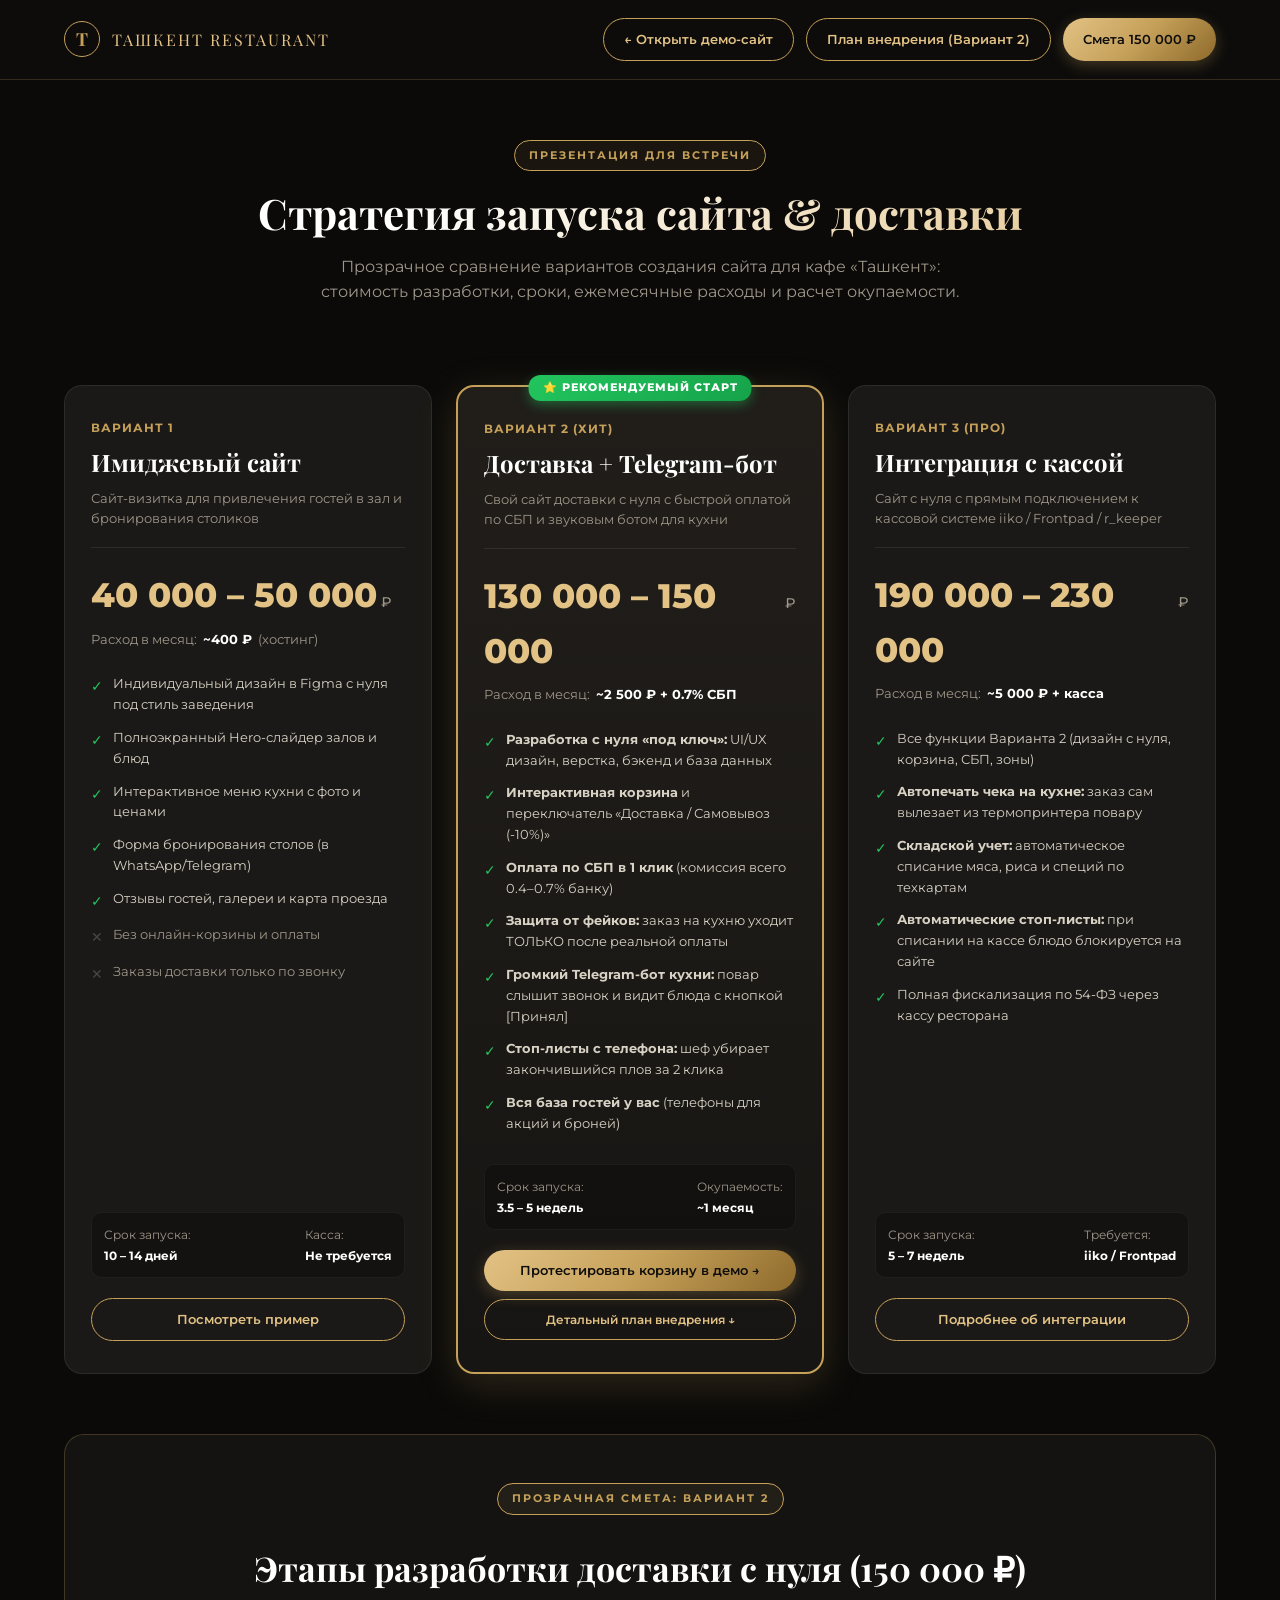
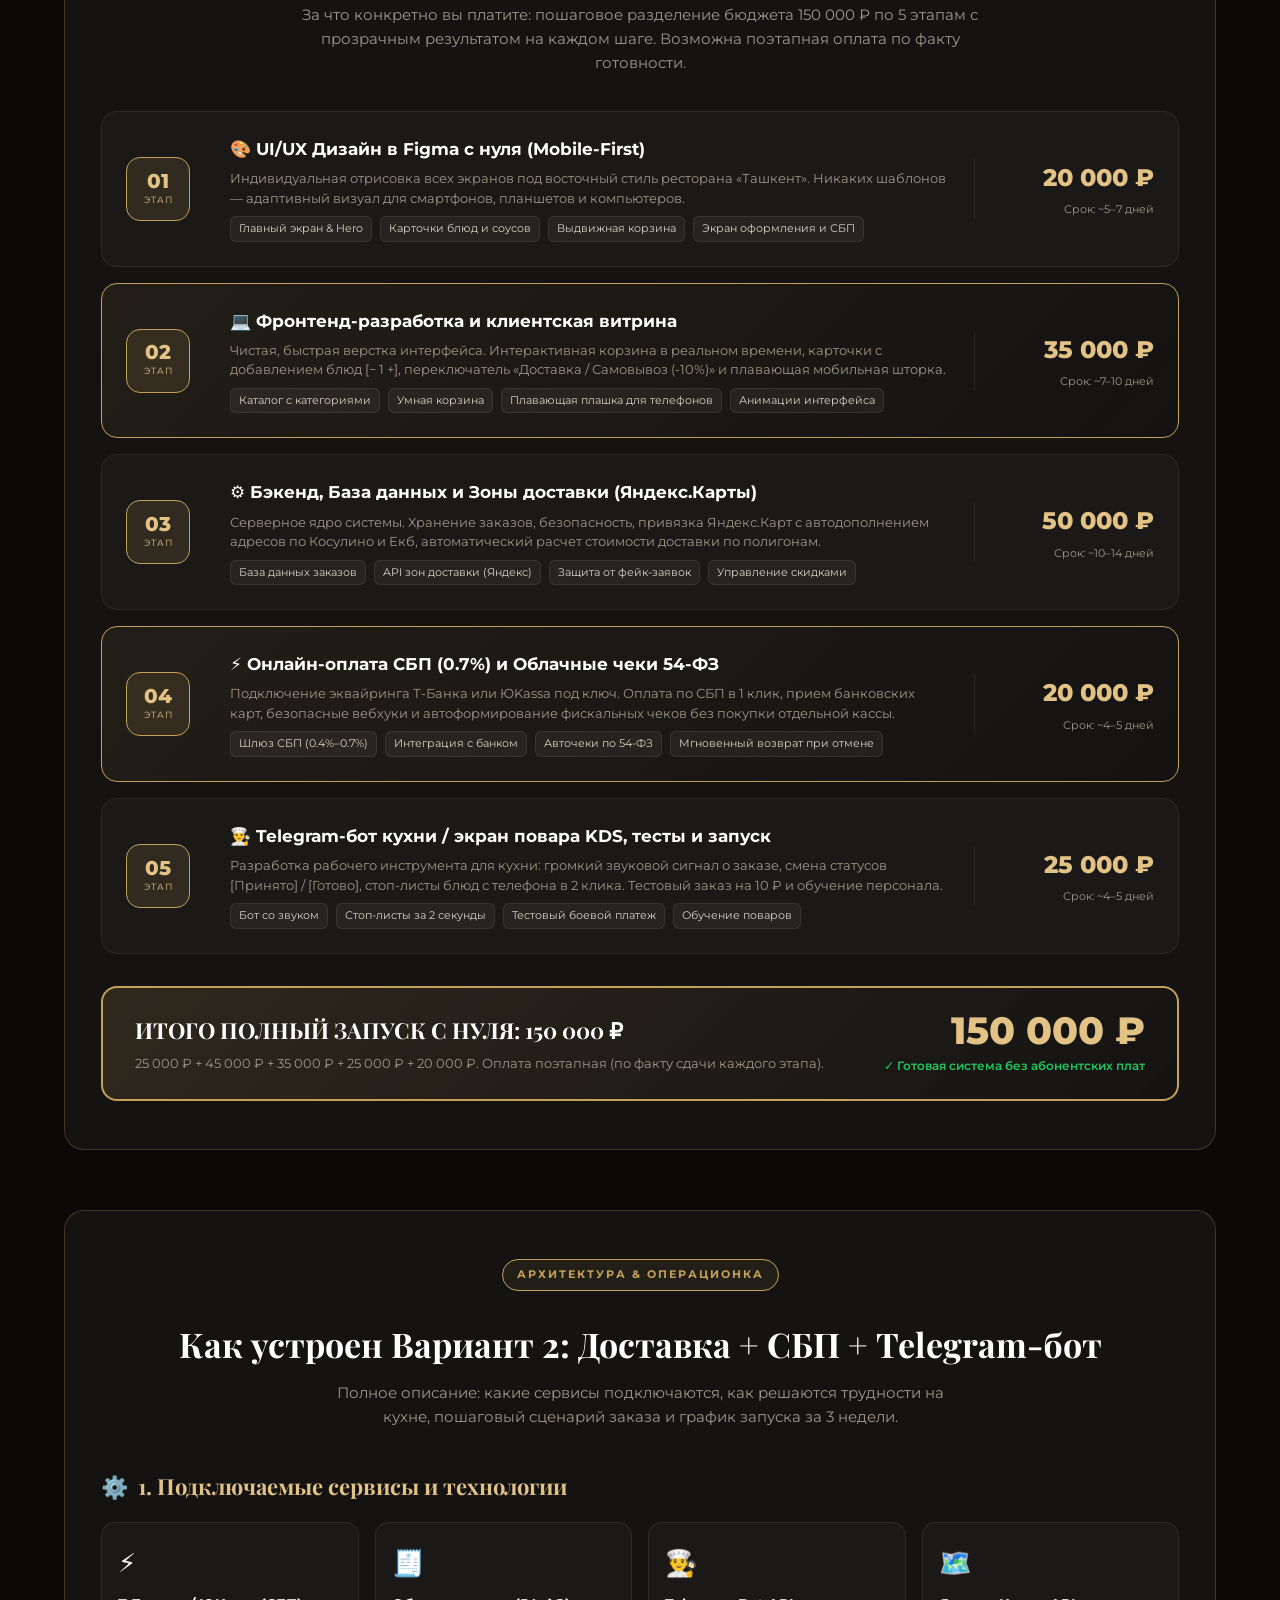
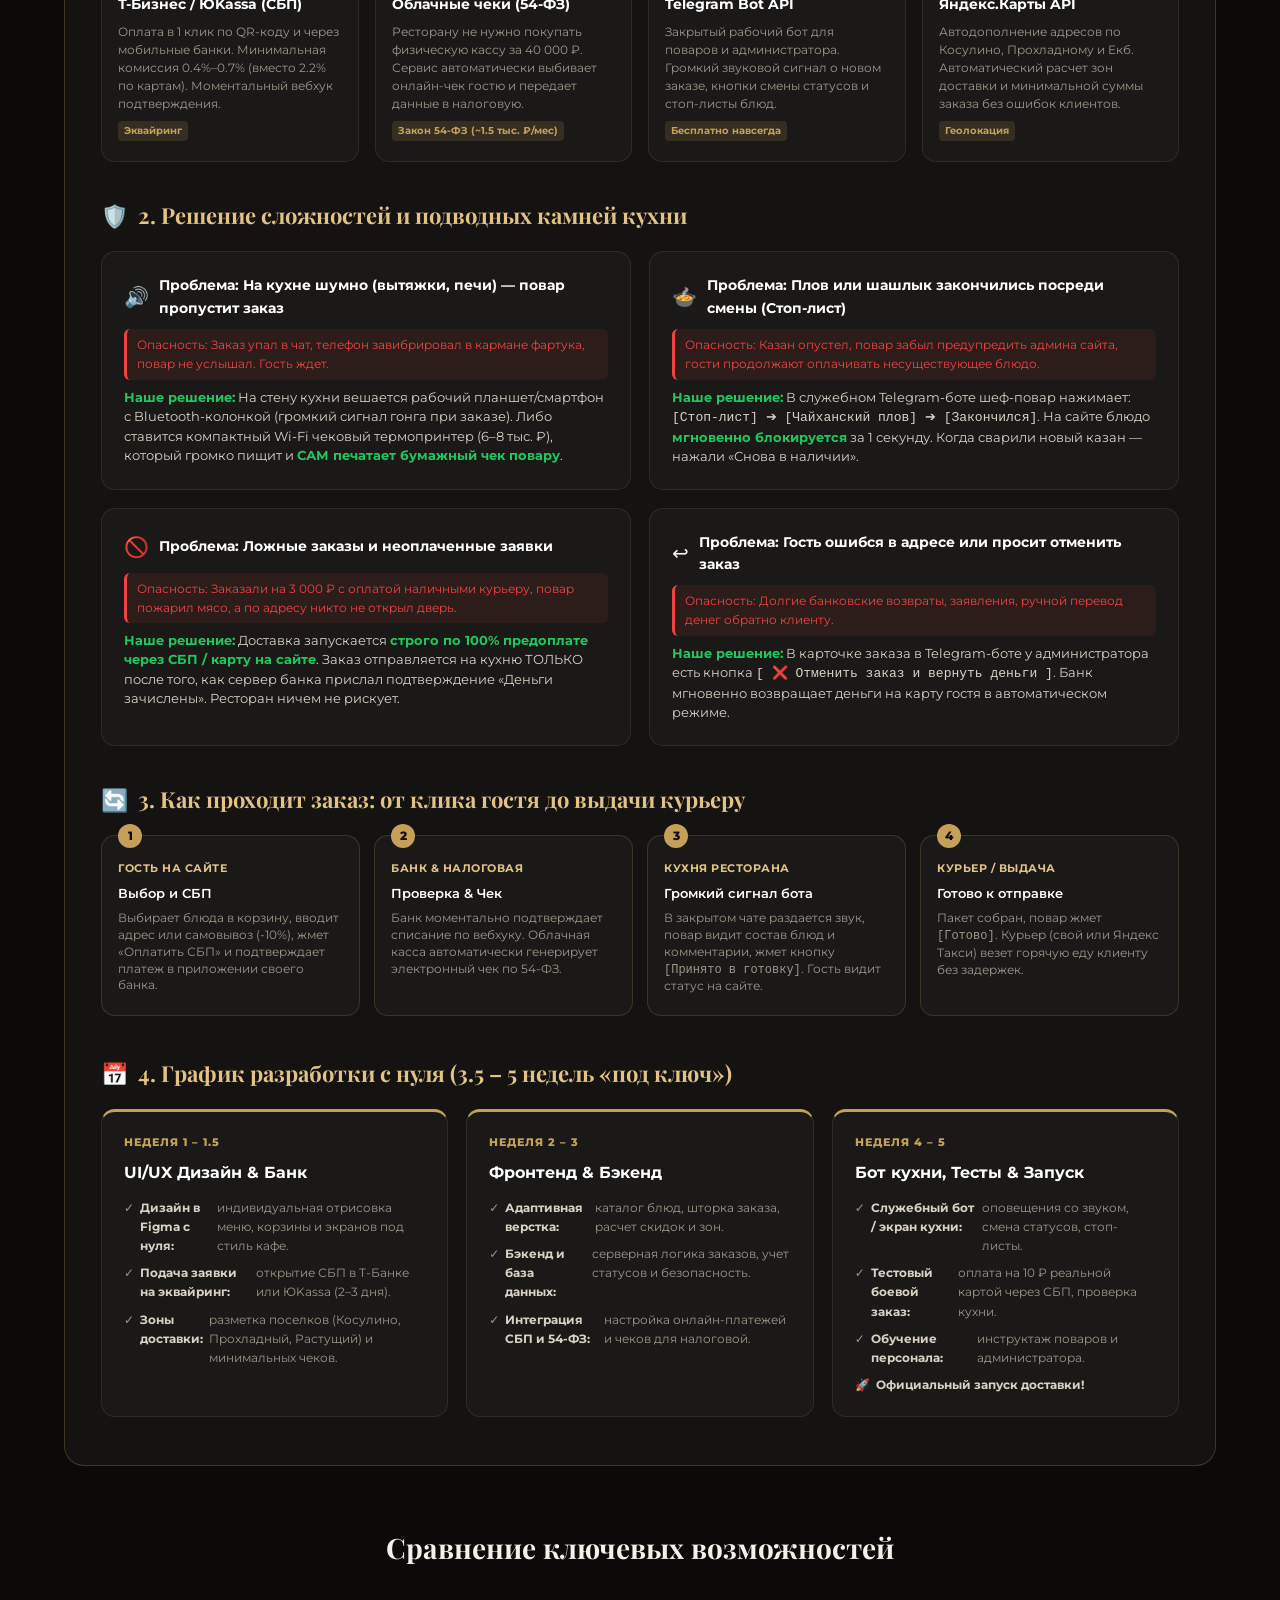
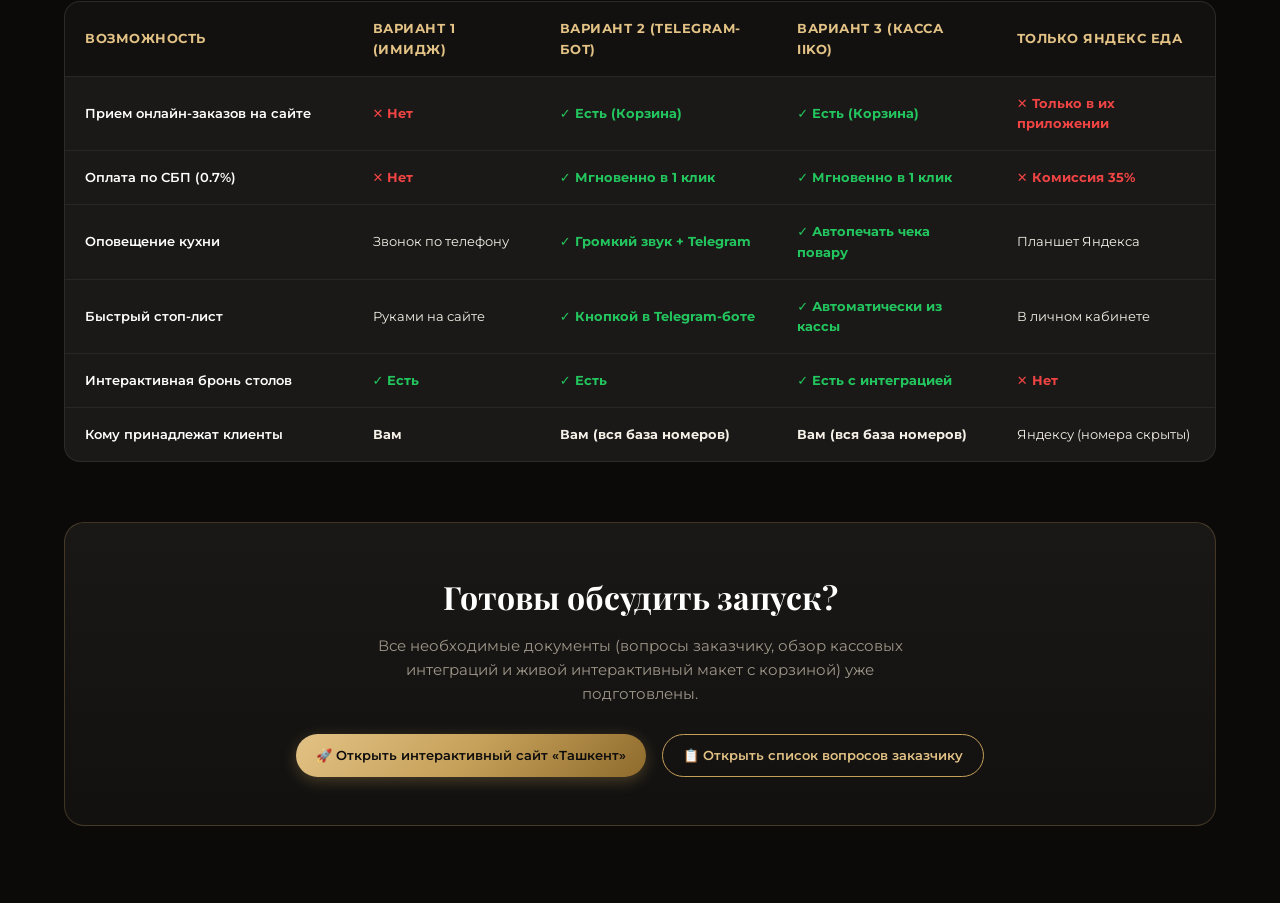
<file: itog.html>
<!DOCTYPE html>
<html lang="ru">
<head>
  <meta charset="UTF-8">
  <meta name="viewport" content="width=device-width, initial-scale=1.0">
  <title>Стратегия и варианты запуска сайта — Ресторан «Ташкент»</title>
  
  <!-- Google Fonts: Playfair Display + Montserrat -->
  <link rel="preconnect" href="https://fonts.googleapis.com">
  <link rel="preconnect" href="https://fonts.gstatic.com" crossorigin>
  <link href="https://fonts.googleapis.com/css2?family=Montserrat:wght@400;500;600;700;800&family=Playfair+Display:ital,wght@0,500;0,700;1,400&display=swap" rel="stylesheet">

  <style>
    :root {
      --bg-main: #0B0A09;
      --bg-surface: #141312;
      --bg-card: #1B1917;
      --accent-gold: #C5A059;
      --accent-gold-light: #E2C285;
      --accent-gold-dark: #8E6A2C;
      --text-main: #F5F1E8;
      --text-muted: #9E9689;
      --border-gold: rgba(197, 160, 89, 0.25);
      --font-serif: 'Playfair Display', Georgia, serif;
      --font-sans: 'Montserrat', system-ui, -apple-system, sans-serif;
    }

    html {
      scroll-behavior: smooth;
    }

    * {
      box-sizing: border-box;
      margin: 0;
      padding: 0;
    }

    body {
      background-color: var(--bg-main);
      color: var(--text-main);
      font-family: var(--font-sans);
      line-height: 1.6;
      padding-bottom: 80px;
      -webkit-font-smoothing: antialiased;
    }

    .container {
      width: 100%;
      max-width: 1200px;
      margin: 0 auto;
      padding: 0 24px;
    }

    /* TOP BAR */
    .top-bar {
      border-bottom: 1px solid rgba(197, 160, 89, 0.2);
      padding: 18px 0;
      background: rgba(14, 13, 12, 0.95);
      backdrop-filter: blur(10px);
      position: sticky;
      top: 0;
      z-index: 100;
    }

    .top-bar__inner {
      display: flex;
      justify-content: space-between;
      align-items: center;
    }

    .brand-wrap {
      display: flex;
      align-items: center;
      gap: 12px;
      text-decoration: none;
      color: var(--text-main);
    }

    .brand-badge {
      width: 36px;
      height: 36px;
      border: 1px solid var(--accent-gold);
      border-radius: 50%;
      display: flex;
      align-items: center;
      justify-content: center;
      color: var(--accent-gold);
      font-family: var(--font-serif);
      font-weight: 700;
      font-size: 18px;
    }

    .brand-title {
      font-family: var(--font-serif);
      letter-spacing: 2px;
      font-size: 16px;
      color: var(--accent-gold-light);
    }

    .nav-actions {
      display: flex;
      gap: 12px;
    }

    .btn {
      display: inline-flex;
      align-items: center;
      gap: 8px;
      padding: 10px 20px;
      border-radius: 30px;
      font-size: 13px;
      font-weight: 600;
      cursor: pointer;
      text-decoration: none;
      transition: all 0.25s ease;
      font-family: var(--font-sans);
    }

    .btn_gold {
      background: linear-gradient(135deg, #E2C285 0%, #C5A059 50%, #8E6A2C 100%);
      color: #0E0D0C;
      border: none;
      box-shadow: 0 4px 15px rgba(197, 160, 89, 0.3);
    }

    .btn_gold:hover {
      box-shadow: 0 6px 20px rgba(197, 160, 89, 0.5);
      transform: translateY(-2px);
    }

    .btn_outline {
      background: transparent;
      border: 1px solid var(--accent-gold);
      color: var(--accent-gold-light);
    }

    .btn_outline:hover {
      background: rgba(197, 160, 89, 0.15);
      transform: translateY(-2px);
    }

    /* HERO INTRO */
    .hero-intro {
      text-align: center;
      padding: 60px 0 40px;
    }

    .tag-badge {
      display: inline-block;
      border: 1px solid var(--accent-gold);
      color: var(--accent-gold);
      padding: 6px 14px;
      border-radius: 20px;
      font-size: 11px;
      font-weight: 700;
      letter-spacing: 2px;
      text-transform: uppercase;
      margin-bottom: 16px;
      background: rgba(197, 160, 89, 0.08);
    }

    .main-title {
      font-family: var(--font-serif);
      font-size: 42px;
      line-height: 1.25;
      margin-bottom: 14px;
      background: linear-gradient(135deg, #FFFFFF 30%, #E2C285 100%);
      -webkit-background-clip: text;
      -webkit-text-fill-color: transparent;
    }

    .hero-subtitle {
      font-size: 16px;
      color: var(--text-muted);
      max-width: 640px;
      margin: 0 auto;
    }

    /* PRICING GRID */
    .pricing-grid {
      display: grid;
      grid-template-columns: repeat(3, 1fr);
      gap: 24px;
      margin: 40px 0 60px;
      align-items: stretch;
    }

    .pricing-card {
      background: var(--bg-card);
      border: 1px solid rgba(255, 255, 255, 0.08);
      border-radius: 18px;
      padding: 32px 26px;
      display: flex;
      flex-direction: column;
      position: relative;
      transition: all 0.3s cubic-bezier(0.16, 1, 0.3, 1);
    }

    .pricing-card:hover {
      border-color: rgba(197, 160, 89, 0.4);
      transform: translateY(-4px);
      box-shadow: 0 15px 35px rgba(0, 0, 0, 0.6);
    }

    .pricing-card.featured {
      border: 2px solid var(--accent-gold);
      background: linear-gradient(180deg, #211E1A 0%, #171513 100%);
      box-shadow: 0 10px 40px rgba(197, 160, 89, 0.2);
    }

    .card-ribbon {
      position: absolute;
      top: -12px;
      left: 50%;
      transform: translateX(-50%);
      background: linear-gradient(135deg, #22c55e, #16a34a);
      color: #FFF;
      font-size: 11px;
      font-weight: 800;
      letter-spacing: 1px;
      padding: 4px 14px;
      border-radius: 12px;
      text-transform: uppercase;
      box-shadow: 0 4px 12px rgba(34, 197, 94, 0.4);
      white-space: nowrap;
    }

    .card-header {
      margin-bottom: 20px;
      padding-bottom: 18px;
      border-bottom: 1px solid rgba(255, 255, 255, 0.08);
    }

    .card-stage {
      font-size: 12px;
      font-weight: 700;
      color: var(--accent-gold);
      letter-spacing: 1px;
      text-transform: uppercase;
      display: block;
      margin-bottom: 6px;
    }

    .card-title {
      font-family: var(--font-serif);
      font-size: 24px;
      color: #FFF;
      margin-bottom: 6px;
    }

    .card-target {
      font-size: 13px;
      color: var(--text-muted);
      min-height: 38px;
    }

    .card-price-block {
      margin-bottom: 24px;
    }

    .price-value {
      font-size: 34px;
      font-weight: 800;
      color: var(--accent-gold-light);
      display: flex;
      align-items: baseline;
      gap: 4px;
    }

    .price-unit {
      font-size: 14px;
      font-weight: 500;
      color: var(--text-muted);
    }

    .monthly-cost {
      display: flex;
      align-items: center;
      gap: 6px;
      font-size: 13px;
      color: var(--text-muted);
      margin-top: 6px;
    }

    .monthly-cost strong {
      color: #FFF;
    }

    .features-list {
      list-style: none;
      display: flex;
      flex-direction: column;
      gap: 12px;
      margin-bottom: 30px;
      flex: 1;
    }

    .feature-item {
      display: flex;
      align-items: flex-start;
      gap: 10px;
      font-size: 13px;
      color: #D8D2C5;
    }

    .feature-icon {
      color: #22c55e;
      font-weight: 800;
      font-size: 14px;
      margin-top: 2px;
      flex-shrink: 0;
    }

    .feature-icon.dim {
      color: rgba(255, 255, 255, 0.2);
    }

    .card-footer-metrics {
      background: rgba(0, 0, 0, 0.25);
      border-radius: 10px;
      padding: 12px;
      margin-bottom: 20px;
      font-size: 12px;
      display: flex;
      justify-content: space-between;
      border: 1px solid rgba(255, 255, 255, 0.05);
    }

    .metric-col span:first-child {
      display: block;
      color: var(--text-muted);
      margin-bottom: 2px;
    }

    .metric-col span:last-child {
      font-weight: 700;
      color: #FFF;
    }

    /* STAGES & 150K ESTIMATE SECTION */
    .stages-section {
      background: var(--bg-surface);
      border: 1px solid var(--border-gold);
      border-radius: 20px;
      padding: 48px 36px;
      margin: 60px 0;
      position: relative;
    }

    .stages-header {
      text-align: center;
      margin-bottom: 36px;
    }

    .stages-title {
      font-family: var(--font-serif);
      font-size: 34px;
      margin: 10px 0 8px;
      color: #FFF;
    }

    .stages-sub {
      color: var(--text-muted);
      font-size: 15px;
      max-width: 680px;
      margin: 0 auto;
    }

    .stages-timeline-grid {
      display: flex;
      flex-direction: column;
      gap: 16px;
      margin-bottom: 32px;
    }

    .stage-card {
      background: var(--bg-card);
      border: 1px solid rgba(255, 255, 255, 0.08);
      border-radius: 16px;
      padding: 24px;
      display: grid;
      grid-template-columns: 80px 1fr 180px;
      align-items: center;
      gap: 24px;
      transition: all 0.25s ease;
      position: relative;
    }

    .stage-card:hover {
      border-color: rgba(197, 160, 89, 0.4);
      transform: translateX(4px);
      box-shadow: 0 8px 25px rgba(0, 0, 0, 0.5);
    }

    .stage-card.highlight {
      border-color: var(--accent-gold);
      background: linear-gradient(135deg, rgba(197, 160, 89, 0.08) 0%, rgba(20, 19, 18, 0.95) 100%);
    }

    .stage-num-badge {
      display: flex;
      flex-direction: column;
      align-items: center;
      justify-content: center;
      width: 64px;
      height: 64px;
      border-radius: 14px;
      background: rgba(197, 160, 89, 0.12);
      border: 1px solid var(--accent-gold);
      color: var(--accent-gold-light);
    }

    .stage-num-badge .num {
      font-size: 20px;
      font-weight: 800;
      line-height: 1;
    }

    .stage-num-badge .txt {
      font-size: 9px;
      text-transform: uppercase;
      letter-spacing: 1px;
      margin-top: 2px;
    }

    .stage-content h4 {
      font-size: 17px;
      color: #FFF;
      margin-bottom: 6px;
      display: flex;
      align-items: center;
      gap: 8px;
    }

    .stage-content p {
      font-size: 13px;
      color: var(--text-muted);
      line-height: 1.5;
      margin-bottom: 8px;
    }

    .stage-deliverables {
      display: flex;
      flex-wrap: wrap;
      gap: 8px;
    }

    .stage-deliverable-tag {
      font-size: 11px;
      background: rgba(255, 255, 255, 0.05);
      border: 1px solid rgba(255, 255, 255, 0.08);
      color: #D8D2C5;
      padding: 3px 8px;
      border-radius: 6px;
    }

    .stage-price-box {
      text-align: right;
      padding-left: 16px;
      border-left: 1px solid rgba(255, 255, 255, 0.08);
    }

    .stage-cost {
      font-size: 24px;
      font-weight: 800;
      color: var(--accent-gold-light);
      white-space: nowrap;
    }

    .stage-time {
      font-size: 11px;
      color: var(--text-muted);
      margin-top: 4px;
    }

    .stages-total-banner {
      background: linear-gradient(135deg, rgba(197, 160, 89, 0.15) 0%, rgba(20, 19, 18, 0.95) 100%);
      border: 2px solid var(--accent-gold);
      border-radius: 16px;
      padding: 24px 32px;
      display: flex;
      justify-content: space-between;
      align-items: center;
      flex-wrap: wrap;
      gap: 20px;
    }

    .total-banner-text h3 {
      font-family: var(--font-serif);
      font-size: 22px;
      color: #FFF;
      margin-bottom: 4px;
    }

    .total-banner-text p {
      font-size: 13px;
      color: var(--text-muted);
    }

    .total-banner-price {
      text-align: right;
    }

    .total-grand-number {
      font-size: 38px;
      font-weight: 800;
      color: var(--accent-gold-light);
      line-height: 1;
    }

    .total-banner-note {
      font-size: 12px;
      color: #22c55e;
      font-weight: 600;
      margin-top: 6px;
    }

    @media (max-width: 860px) {
      .stage-card {
        grid-template-columns: 1fr;
        gap: 16px;
      }
      .stage-num-badge {
        width: 48px;
        height: 48px;
      }
      .stage-price-box {
        text-align: left;
        border-left: none;
        border-top: 1px solid rgba(255, 255, 255, 0.08);
        padding-left: 0;
        padding-top: 12px;
      }
      .stages-total-banner {
        flex-direction: column;
        align-items: flex-start;
      }
      .total-banner-price {
        text-align: left;
      }
    }

    /* COMPARISON TABLE */
    .table-section {
      margin: 60px 0;
    }

    .table-title {
      font-family: var(--font-serif);
      font-size: 28px;
      text-align: center;
      margin-bottom: 30px;
    }

    .table-wrap {
      overflow-x: auto;
      border: 1px solid rgba(255, 255, 255, 0.08);
      border-radius: 16px;
      background: var(--bg-card);
    }

    table {
      width: 100%;
      border-collapse: collapse;
      text-align: left;
      font-size: 13px;
    }

    th, td {
      padding: 16px 20px;
      border-bottom: 1px solid rgba(255, 255, 255, 0.06);
    }

    th {
      background: rgba(0, 0, 0, 0.3);
      font-size: 13px;
      font-weight: 700;
      color: var(--accent-gold-light);
      text-transform: uppercase;
      letter-spacing: 0.5px;
    }

    td:first-child {
      font-weight: 600;
      color: #FFF;
      width: 25%;
    }

    tr:last-child td {
      border-bottom: none;
    }

    .badge-check {
      color: #22c55e;
      font-weight: 700;
    }

    .badge-cross {
      color: #ef4444;
      font-weight: 700;
    }

    /* BOTTOM CTA */
    .bottom-cta {
      text-align: center;
      background: linear-gradient(180deg, #1A1816 0%, #121110 100%);
      border: 1px solid var(--border-gold);
      border-radius: 20px;
      padding: 48px 24px;
      margin-top: 60px;
    }

    .cta-title {
      font-family: var(--font-serif);
      font-size: 32px;
      margin-bottom: 12px;
      color: #FFF;
    }

    .cta-desc {
      color: var(--text-muted);
      font-size: 15px;
      max-width: 540px;
      margin: 0 auto 28px;
    }

    .cta-buttons {
      display: flex;
      justify-content: center;
      gap: 16px;
      flex-wrap: wrap;
    }

    /* DETAILED PLAN SECTION STYLES (VARIANT 2) */
    .plan-section {
      background: var(--bg-surface);
      border: 1px solid var(--border-gold);
      border-radius: 20px;
      padding: 48px 36px;
      margin: 60px 0;
    }

    .plan-header {
      text-align: center;
      margin-bottom: 40px;
    }

    .plan-title {
      font-family: var(--font-serif);
      font-size: 34px;
      margin: 10px 0;
      color: #FFF;
    }

    .plan-sub {
      color: var(--text-muted);
      font-size: 15px;
      max-width: 650px;
      margin: 0 auto;
    }

    .plan-block-title {
      font-family: var(--font-serif);
      font-size: 22px;
      color: var(--accent-gold-light);
      margin: 36px 0 18px;
      display: flex;
      align-items: center;
      gap: 10px;
    }

    .services-grid {
      display: grid;
      grid-template-columns: repeat(4, 1fr);
      gap: 16px;
      margin-bottom: 30px;
    }

    .service-card {
      background: var(--bg-card);
      border: 1px solid rgba(255, 255, 255, 0.08);
      border-radius: 14px;
      padding: 20px 16px;
      display: flex;
      flex-direction: column;
      gap: 8px;
    }

    .service-icon {
      font-size: 26px;
    }

    .service-name {
      font-size: 14px;
      font-weight: 700;
      color: #FFF;
    }

    .service-desc {
      font-size: 12px;
      color: var(--text-muted);
      line-height: 1.5;
    }

    .service-badge {
      display: inline-block;
      align-self: flex-start;
      font-size: 10px;
      font-weight: 700;
      padding: 2px 6px;
      border-radius: 4px;
      background: rgba(197, 160, 89, 0.15);
      color: var(--accent-gold);
      margin-top: auto;
    }

    /* Kitchen challenges grid */
    .challenges-grid {
      display: grid;
      grid-template-columns: repeat(2, 1fr);
      gap: 18px;
      margin-bottom: 36px;
    }

    .challenge-card {
      background: var(--bg-card);
      border: 1px solid rgba(255, 255, 255, 0.08);
      border-radius: 14px;
      padding: 22px;
    }

    .challenge-head {
      display: flex;
      align-items: center;
      gap: 10px;
      margin-bottom: 10px;
    }

    .challenge-head span:first-child {
      font-size: 20px;
    }

    .challenge-title {
      font-size: 14px;
      font-weight: 700;
      color: #FFF;
    }

    .challenge-problem {
      font-size: 12px;
      color: #ef4444;
      margin-bottom: 8px;
      background: rgba(239, 68, 68, 0.08);
      padding: 6px 10px;
      border-radius: 6px;
      border-left: 3px solid #ef4444;
    }

    .challenge-solution {
      font-size: 13px;
      color: #D8D2C5;
      line-height: 1.5;
    }

    .challenge-solution strong {
      color: #22c55e;
    }

    /* Scenario Timeline */
    .scenario-steps {
      display: grid;
      grid-template-columns: repeat(4, 1fr);
      gap: 14px;
      margin-bottom: 40px;
      position: relative;
    }

    .scenario-step {
      background: var(--bg-card);
      border: 1px solid rgba(197, 160, 89, 0.2);
      border-radius: 14px;
      padding: 20px 16px;
      position: relative;
    }

    .step-num {
      position: absolute;
      top: -12px;
      left: 16px;
      width: 24px;
      height: 24px;
      background: var(--accent-gold);
      color: #0E0D0C;
      font-size: 12px;
      font-weight: 800;
      border-radius: 50%;
      display: flex;
      align-items: center;
      justify-content: center;
    }

    .step-role {
      font-size: 11px;
      font-weight: 700;
      color: var(--accent-gold-light);
      text-transform: uppercase;
      letter-spacing: 0.5px;
      margin-bottom: 6px;
      margin-top: 4px;
    }

    .step-action {
      font-size: 13px;
      color: #FFF;
      font-weight: 600;
      margin-bottom: 6px;
    }

    .step-desc {
      font-size: 12px;
      color: var(--text-muted);
      line-height: 1.4;
    }

    /* Roadmap Timeline */
    .roadmap-grid {
      display: grid;
      grid-template-columns: repeat(3, 1fr);
      gap: 18px;
    }

    .roadmap-card {
      background: var(--bg-card);
      border: 1px solid rgba(255, 255, 255, 0.08);
      border-radius: 14px;
      padding: 22px;
      border-top: 3px solid var(--accent-gold);
    }

    .roadmap-period {
      font-size: 11px;
      font-weight: 800;
      color: var(--accent-gold);
      text-transform: uppercase;
      letter-spacing: 1px;
      margin-bottom: 8px;
    }

    .roadmap-card h4 {
      font-size: 16px;
      color: #FFF;
      margin-bottom: 12px;
    }

    .roadmap-list {
      list-style: none;
      display: flex;
      flex-direction: column;
      gap: 8px;
    }

    .roadmap-list li {
      font-size: 12px;
      color: var(--text-muted);
      display: flex;
      align-items: flex-start;
      gap: 6px;
    }

    .roadmap-list li strong {
      color: #D8D2C5;
    }

    @media (max-width: 992px) {
      .services-grid, .scenario-steps, .roadmap-grid {
        grid-template-columns: repeat(2, 1fr);
      }
      .challenges-grid {
        grid-template-columns: 1fr;
      }
    }

    @media (max-width: 600px) {
      .services-grid, .scenario-steps, .roadmap-grid {
        grid-template-columns: 1fr;
      }
      .plan-section {
        padding: 24px 16px;
      }
    }

    @media (max-width: 992px) {
      .pricing-grid {
        grid-template-columns: 1fr;
        max-width: 520px;
        margin-left: auto;
        margin-right: auto;
      }

      .calc-grid {
        grid-template-columns: 1fr;
      }
    }

    @media (max-width: 600px) {
      .main-title {
        font-size: 30px;
      }
      .calc-section {
        padding: 24px 16px;
      }
      .calc-results-box {
        grid-template-columns: 1fr;
      }
      .result-card.save {
        grid-column: span 1;
      }
    }
  </style>
</head>
<body>

  <!-- ==================== TOP NAVIGATION ==================== -->
  <header class="top-bar">
    <div class="container top-bar__inner">
      <a href="index.html" class="brand-wrap">
        <span class="brand-badge">Т</span>
        <span class="brand-title">ТАШКЕНТ RESTAURANT</span>
      </a>

      <div class="nav-actions">
        <a href="index.html" class="btn btn_outline">
          ← Открыть демо-сайт
        </a>
        <a href="#plan-v2" class="btn btn_outline">
          План внедрения (Вариант 2)
        </a>
        <a href="#stages-v2" class="btn btn_gold">
          Смета 150 000 ₽
        </a>
      </div>
    </div>
  </header>

  <!-- ==================== HERO INTRO ==================== -->
  <main class="container">
    <section class="hero-intro">
      <span class="tag-badge">ПРЕЗЕНТАЦИЯ ДЛЯ ВСТРЕЧИ</span>
      <h1 class="main-title">Стратегия запуска сайта & доставки</h1>
      <p class="hero-subtitle">Прозрачное сравнение вариантов создания сайта для кафе «Ташкент»: стоимость разработки, сроки, ежемесячные расходы и расчет окупаемости.</p>
    </section>

    <!-- ==================== 3 PRICING OPTIONS ==================== -->
    <section class="pricing-grid">

      <!-- Вариант 1 -->
      <div class="pricing-card">
        <div class="card-header">
          <span class="card-stage">ВАРИАНТ 1</span>
          <h3 class="card-title">Имиджевый сайт</h3>
          <p class="card-target">Сайт-визитка для привлечения гостей в зал и бронирования столиков</p>
        </div>

        <div class="card-price-block">
          <div class="price-value">40 000 – 50 000 <span class="price-unit">₽</span></div>
          <div class="monthly-cost">
            <span>Расход в месяц:</span> <strong>~400 ₽</strong> (хостинг)
          </div>
        </div>

        <ul class="features-list">
          <li class="feature-item">
            <span class="feature-icon">✓</span>
            <span>Индивидуальный дизайн в Figma с нуля под стиль заведения</span>
          </li>
          <li class="feature-item">
            <span class="feature-icon">✓</span>
            <span>Полноэкранный Hero-слайдер залов и блюд</span>
          </li>
          <li class="feature-item">
            <span class="feature-icon">✓</span>
            <span>Интерактивное меню кухни с фото и ценами</span>
          </li>
          <li class="feature-item">
            <span class="feature-icon">✓</span>
            <span>Форма бронирования столов (в WhatsApp/Telegram)</span>
          </li>
          <li class="feature-item">
            <span class="feature-icon">✓</span>
            <span>Отзывы гостей, галереи и карта проезда</span>
          </li>
          <li class="feature-item">
            <span class="feature-icon dim">✕</span>
            <span style="color: var(--text-muted);">Без онлайн-корзины и оплаты</span>
          </li>
          <li class="feature-item">
            <span class="feature-icon dim">✕</span>
            <span style="color: var(--text-muted);">Заказы доставки только по звонку</span>
          </li>
        </ul>

        <div class="card-footer-metrics">
          <div class="metric-col">
            <span>Срок запуска:</span>
            <span>10 – 14 дней</span>
          </div>
          <div class="metric-col">
            <span>Касса:</span>
            <span>Не требуется</span>
          </div>
        </div>

        <a href="index.html" class="btn btn_outline" style="justify-content: center;">
          Посмотреть пример
        </a>
      </div>

      <!-- Вариант 2: РЕКОМЕНДУЕМЫЙ -->
      <div class="pricing-card featured">
        <div class="card-ribbon">⭐ РЕКОМЕНДУЕМЫЙ СТАРТ</div>

        <div class="card-header">
          <span class="card-stage">ВАРИАНТ 2 (ХИТ)</span>
          <h3 class="card-title">Доставка + Telegram-бот</h3>
          <p class="card-target">Свой сайт доставки с нуля с быстрой оплатой по СБП и звуковым ботом для кухни</p>
        </div>

        <div class="card-price-block">
          <div class="price-value">130 000 – 150 000 <span class="price-unit">₽</span></div>
          <div class="monthly-cost">
            <span>Расход в месяц:</span> <strong>~2 500 ₽ + 0.7% СБП</strong>
          </div>
        </div>

        <ul class="features-list">
          <li class="feature-item">
            <span class="feature-icon">✓</span>
            <span><strong>Разработка с нуля «под ключ»:</strong> UI/UX дизайн, верстка, бэкенд и база данных</span>
          </li>
          <li class="feature-item">
            <span class="feature-icon">✓</span>
            <span><strong>Интерактивная корзина</strong> и переключатель «Доставка / Самовывоз (-10%)»</span>
          </li>
          <li class="feature-item">
            <span class="feature-icon">✓</span>
            <span><strong>Оплата по СБП в 1 клик</strong> (комиссия всего 0.4–0.7% банку)</span>
          </li>
          <li class="feature-item">
            <span class="feature-icon">✓</span>
            <span><strong>Защита от фейков:</strong> заказ на кухню уходит ТОЛЬКО после реальной оплаты</span>
          </li>
          <li class="feature-item">
            <span class="feature-icon">✓</span>
            <span><strong>Громкий Telegram-бот кухни:</strong> повар слышит звонок и видит блюда с кнопкой [Принял]</span>
          </li>
          <li class="feature-item">
            <span class="feature-icon">✓</span>
            <span><strong>Стоп-листы с телефона:</strong> шеф убирает закончившийся плов за 2 клика</span>
          </li>
          <li class="feature-item">
            <span class="feature-icon">✓</span>
            <span><strong>Вся база гостей у вас</strong> (телефоны для акций и броней)</span>
          </li>
        </ul>

        <div class="card-footer-metrics">
          <div class="metric-col">
            <span>Срок запуска:</span>
            <span>3.5 – 5 недель</span>
          </div>
          <div class="metric-col">
            <span>Окупаемость:</span>
            <span>~1 месяц</span>
          </div>
        </div>

        <a href="index.html#menu" class="btn btn_gold" style="justify-content: center;">
          Протестировать корзину в демо →
        </a>
        <a href="#plan-v2" class="btn btn_outline" style="margin-top: 8px; justify-content: center; font-size: 12px;">
          Детальный план внедрения ↓
        </a>
      </div>

      <!-- Вариант 3 -->
      <div class="pricing-card">
        <div class="card-header">
          <span class="card-stage">ВАРИАНТ 3 (ПРО)</span>
          <h3 class="card-title">Интеграция с кассой</h3>
          <p class="card-target">Сайт с нуля с прямым подключением к кассовой системе iiko / Frontpad / r_keeper</p>
        </div>

        <div class="card-price-block">
          <div class="price-value">190 000 – 230 000 <span class="price-unit">₽</span></div>
          <div class="monthly-cost">
            <span>Расход в месяц:</span> <strong>~5 000 ₽ + касса</strong>
          </div>
        </div>

        <ul class="features-list">
          <li class="feature-item">
            <span class="feature-icon">✓</span>
            <span>Все функции Варианта 2 (дизайн с нуля, корзина, СБП, зоны)</span>
          </li>
          <li class="feature-item">
            <span class="feature-icon">✓</span>
            <span><strong>Автопечать чека на кухне:</strong> заказ сам вылезает из термопринтера повару</span>
          </li>
          <li class="feature-item">
            <span class="feature-icon">✓</span>
            <span><strong>Складской учет:</strong> автоматическое списание мяса, риса и специй по техкартам</span>
          </li>
          <li class="feature-item">
            <span class="feature-icon">✓</span>
            <span><strong>Автоматические стоп-листы:</strong> при списании на кассе блюдо блокируется на сайте</span>
          </li>
          <li class="feature-item">
            <span class="feature-icon">✓</span>
            <span>Полная фискализация по 54-ФЗ через кассу ресторана</span>
          </li>
        </ul>

        <div class="card-footer-metrics">
          <div class="metric-col">
            <span>Срок запуска:</span>
            <span>5 – 7 недель</span>
          </div>
          <div class="metric-col">
            <span>Требуется:</span>
            <span>iiko / Frontpad</span>
          </div>
        </div>

        <a href="SOLUTIONS_AND_INTEGRATIONS.md" class="btn btn_outline" style="justify-content: center;">
          Подробнее об интеграции
        </a>
      </div>

    </section>

    <!-- ==================== DETAILED 150K ESTIMATE (VARIANT 2) ==================== -->
    <section class="stages-section" id="stages-v2">
      <div class="stages-header">
        <span class="tag-badge">ПРОЗРАЧНАЯ СМЕТА: ВАРИАНТ 2</span>
        <h2 class="stages-title">Этапы разработки доставки с нуля (150 000 ₽)</h2>
        <p class="stages-sub">За что конкретно вы платите: пошаговое разделение бюджета 150 000 ₽ по 5 этапам с прозрачным результатом на каждом шаге. Возможна поэтапная оплата по факту готовности.</p>
      </div>

      <div class="stages-timeline-grid">
        <!-- Этап 1 -->
        <div class="stage-card">
          <div class="stage-num-badge">
            <span class="num">01</span>
            <span class="txt">Этап</span>
          </div>
          <div class="stage-content">
            <h4>🎨 UI/UX Дизайн в Figma с нуля (Mobile-First)</h4>
            <p>Индивидуальная отрисовка всех экранов под восточный стиль ресторана «Ташкент». Никаких шаблонов — адаптивный визуал для смартфонов, планшетов и компьютеров.</p>
            <div class="stage-deliverables">
              <span class="stage-deliverable-tag">Главный экран & Hero</span>
              <span class="stage-deliverable-tag">Карточки блюд и соусов</span>
              <span class="stage-deliverable-tag">Выдвижная корзина</span>
              <span class="stage-deliverable-tag">Экран оформления и СБП</span>
            </div>
          </div>
          <div class="stage-price-box">
            <div class="stage-cost">20 000 ₽</div>
            <div class="stage-time">Срок: ~5–7 дней</div>
          </div>
        </div>

        <!-- Этап 2 -->
        <div class="stage-card highlight">
          <div class="stage-num-badge">
            <span class="num">02</span>
            <span class="txt">Этап</span>
          </div>
          <div class="stage-content">
            <h4>💻 Фронтенд-разработка и клиентская витрина</h4>
            <p>Чистая, быстрая верстка интерфейса. Интерактивная корзина в реальном времени, карточки с добавлением блюд [− 1 +], переключатель «Доставка / Самовывоз (-10%)» и плавающая мобильная шторка.</p>
            <div class="stage-deliverables">
              <span class="stage-deliverable-tag">Каталог с категориями</span>
              <span class="stage-deliverable-tag">Умная корзина</span>
              <span class="stage-deliverable-tag">Плавающая плашка для телефонов</span>
              <span class="stage-deliverable-tag">Анимации интерфейса</span>
            </div>
          </div>
          <div class="stage-price-box">
            <div class="stage-cost">35 000 ₽</div>
            <div class="stage-time">Срок: ~7–10 дней</div>
          </div>
        </div>

        <!-- Этап 3 -->
        <div class="stage-card">
          <div class="stage-num-badge">
            <span class="num">03</span>
            <span class="txt">Этап</span>
          </div>
          <div class="stage-content">
            <h4>⚙️ Бэкенд, База данных и Зоны доставки (Яндекс.Карты)</h4>
            <p>Серверное ядро системы. Хранение заказов, безопасность, привязка Яндекс.Карт с автодополнением адресов по Косулино и Екб, автоматический расчет стоимости доставки по полигонам.</p>
            <div class="stage-deliverables">
              <span class="stage-deliverable-tag">База данных заказов</span>
              <span class="stage-deliverable-tag">API зон доставки (Яндекс)</span>
              <span class="stage-deliverable-tag">Защита от фейк-заявок</span>
              <span class="stage-deliverable-tag">Управление скидками</span>
            </div>
          </div>
          <div class="stage-price-box">
            <div class="stage-cost">50 000 ₽</div>
            <div class="stage-time">Срок: ~10–14 дней</div>
          </div>
        </div>

        <!-- Этап 4 -->
        <div class="stage-card highlight">
          <div class="stage-num-badge">
            <span class="num">04</span>
            <span class="txt">Этап</span>
          </div>
          <div class="stage-content">
            <h4>⚡ Онлайн-оплата СБП (0.7%) и Облачные чеки 54-ФЗ</h4>
            <p>Подключение эквайринга Т-Банка или ЮKassa под ключ. Оплата по СБП в 1 клик, прием банковских карт, безопасные вебхуки и автоформирование фискальных чеков без покупки отдельной кассы.</p>
            <div class="stage-deliverables">
              <span class="stage-deliverable-tag">Шлюз СБП (0.4%–0.7%)</span>
              <span class="stage-deliverable-tag">Интеграция с банком</span>
              <span class="stage-deliverable-tag">Авточеки по 54-ФЗ</span>
              <span class="stage-deliverable-tag">Мгновенный возврат при отмене</span>
            </div>
          </div>
          <div class="stage-price-box">
            <div class="stage-cost">20 000 ₽</div>
            <div class="stage-time">Срок: ~4–5 дней</div>
          </div>
        </div>

        <!-- Этап 5 -->
        <div class="stage-card">
          <div class="stage-num-badge">
            <span class="num">05</span>
            <span class="txt">Этап</span>
          </div>
          <div class="stage-content">
            <h4>👨‍🍳 Telegram-бот кухни / экран повара KDS, тесты и запуск</h4>
            <p>Разработка рабочего инструмента для кухни: громкий звуковой сигнал о заказе, смена статусов [Принято] / [Готово], стоп-листы блюд с телефона в 2 клика. Тестовый заказ на 10 ₽ и обучение персонала.</p>
            <div class="stage-deliverables">
              <span class="stage-deliverable-tag">Бот со звуком</span>
              <span class="stage-deliverable-tag">Стоп-листы за 2 секунды</span>
              <span class="stage-deliverable-tag">Тестовый боевой платеж</span>
              <span class="stage-deliverable-tag">Обучение поваров</span>
            </div>
          </div>
          <div class="stage-price-box">
            <div class="stage-cost">25 000 ₽</div>
            <div class="stage-time">Срок: ~4–5 дней</div>
          </div>
        </div>
      </div>

      <!-- Итоговая плашка -->
      <div class="stages-total-banner">
        <div class="total-banner-text">
          <h3>ИТОГО ПОЛНЫЙ ЗАПУСК С НУЛЯ: 150 000 ₽</h3>
          <p>25 000 ₽ + 45 000 ₽ + 35 000 ₽ + 25 000 ₽ + 20 000 ₽. Оплата поэтапная (по факту сдачи каждого этапа).</p>
        </div>
        <div class="total-banner-price">
          <div class="total-grand-number">150 000 ₽</div>
          <div class="total-banner-note">✓ Готовая система без абонентских плат</div>
        </div>
      </div>
    </section>

    <!-- ==================== DETAILED PLAN (VARIANT 2) ==================== -->
    <section class="plan-section" id="plan-v2">
      <div class="plan-header">
        <span class="tag-badge">АРХИТЕКТУРА & ОПЕРАЦИОНКА</span>
        <h2 class="plan-title">Как устроен Вариант 2: Доставка + СБП + Telegram-бот</h2>
        <p class="plan-sub">Полное описание: какие сервисы подключаются, как решаются трудности на кухне, пошаговый сценарий заказа и график запуска за 3 недели.</p>
      </div>

      <!-- Блок 1: Сервисы -->
      <h3 class="plan-block-title">
        <span>⚙️</span> 1. Подключаемые сервисы и технологии
      </h3>
      <div class="services-grid">
        <div class="service-card">
          <span class="service-icon">⚡</span>
          <div class="service-name">Т-Бизнес / ЮKassa (СБП)</div>
          <div class="service-desc">Оплата в 1 клик по QR-коду и через мобильные банки. Минимальная комиссия 0.4%–0.7% (вместо 2.2% по картам). Моментальный вебхук подтверждения.</div>
          <span class="service-badge">Эквайринг</span>
        </div>

        <div class="service-card">
          <span class="service-icon">🧾</span>
          <div class="service-name">Облачные чеки (54-ФЗ)</div>
          <div class="service-desc">Ресторану не нужно покупать физическую кассу за 40 000 ₽. Сервис автоматически выбивает онлайн-чек гостю и передает данные в налоговую.</div>
          <span class="service-badge">Закон 54-ФЗ (~1.5 тыс. ₽/мес)</span>
        </div>

        <div class="service-card">
          <span class="service-icon">👨‍🍳</span>
          <div class="service-name">Telegram Bot API</div>
          <div class="service-desc">Закрытый рабочий бот для поваров и администратора. Громкий звуковой сигнал о новом заказе, кнопки смены статусов и стоп-листы блюд.</div>
          <span class="service-badge">Бесплатно навсегда</span>
        </div>

        <div class="service-card">
          <span class="service-icon">🗺️</span>
          <div class="service-name">Яндекс.Карты API</div>
          <div class="service-desc">Автодополнение адресов по Косулино, Прохладному и Екб. Автоматический расчет зон доставки и минимальной суммы заказа без ошибок клиентов.</div>
          <span class="service-badge">Геолокация</span>
        </div>
      </div>

      <!-- Блок 2: Решение сложностей на кухне -->
      <h3 class="plan-block-title">
        <span>🛡️</span> 2. Решение сложностей и подводных камней кухни
      </h3>
      <div class="challenges-grid">
        <div class="challenge-card">
          <div class="challenge-head">
            <span>🔊</span>
            <div class="challenge-title">Проблема: На кухне шумно (вытяжки, печи) — повар пропустит заказ</div>
          </div>
          <div class="challenge-problem">Опасность: Заказ упал в чат, телефон завибрировал в кармане фартука, повар не услышал. Гость ждет.</div>
          <div class="challenge-solution">
            <strong>Наше решение:</strong> На стену кухни вешается рабочий планшет/смартфон с Bluetooth-колонкой (громкий сигнал гонга при заказе). Либо ставится компактный Wi-Fi чековый термопринтер (6–8 тыс. ₽), который громко пищит и <strong>САМ печатает бумажный чек повару</strong>.
          </div>
        </div>

        <div class="challenge-card">
          <div class="challenge-head">
            <span>🍲</span>
            <div class="challenge-title">Проблема: Плов или шашлык закончились посреди смены (Стоп-лист)</div>
          </div>
          <div class="challenge-problem">Опасность: Казан опустел, повар забыл предупредить админа сайта, гости продолжают оплачивать несуществующее блюдо.</div>
          <div class="challenge-solution">
            <strong>Наше решение:</strong> В служебном Telegram-боте шеф-повар нажимает: <code>[Стоп-лист] ➔ [Чайханский плов] ➔ [Закончился]</code>. На сайте блюдо <strong>мгновенно блокируется</strong> за 1 секунду. Когда сварили новый казан — нажали «Снова в наличии».
          </div>
        </div>

        <div class="challenge-card">
          <div class="challenge-head">
            <span>🚫</span>
            <div class="challenge-title">Проблема: Ложные заказы и неоплаченные заявки</div>
          </div>
          <div class="challenge-problem">Опасность: Заказали на 3 000 ₽ с оплатой наличными курьеру, повар пожарил мясо, а по адресу никто не открыл дверь.</div>
          <div class="challenge-solution">
            <strong>Наше решение:</strong> Доставка запускается <strong>строго по 100% предоплате через СБП / карту на сайте</strong>. Заказ отправляется на кухню ТОЛЬКО после того, как сервер банка прислал подтверждение «Деньги зачислены». Ресторан ничем не рискует.
          </div>
        </div>

        <div class="challenge-card">
          <div class="challenge-head">
            <span>↩️</span>
            <div class="challenge-title">Проблема: Гость ошибся в адресе или просит отменить заказ</div>
          </div>
          <div class="challenge-problem">Опасность: Долгие банковские возвраты, заявления, ручной перевод денег обратно клиенту.</div>
          <div class="challenge-solution">
            <strong>Наше решение:</strong> В карточке заказа в Telegram-боте у администратора есть кнопка <code>[ ❌ Отменить заказ и вернуть деньги ]</code>. Банк мгновенно возвращает деньги на карту гостя в автоматическом режиме.
          </div>
        </div>
      </div>

      <!-- Блок 3: Сценарий заказа от А до Я -->
      <h3 class="plan-block-title">
        <span>🔄</span> 3. Как проходит заказ: от клика гостя до выдачи курьеру
      </h3>
      <div class="scenario-steps">
        <div class="scenario-step">
          <div class="step-num">1</div>
          <div class="step-role">Гость на сайте</div>
          <div class="step-action">Выбор и СБП</div>
          <div class="step-desc">Выбирает блюда в корзину, вводит адрес или самовывоз (-10%), жмет «Оплатить СБП» и подтверждает платеж в приложении своего банка.</div>
        </div>

        <div class="scenario-step">
          <div class="step-num">2</div>
          <div class="step-role">Банк & Налоговая</div>
          <div class="step-action">Проверка & Чек</div>
          <div class="step-desc">Банк моментально подтверждает списание по вебхуку. Облачная касса автоматически генерирует электронный чек по 54-ФЗ.</div>
        </div>

        <div class="scenario-step">
          <div class="step-num">3</div>
          <div class="step-role">Кухня ресторана</div>
          <div class="step-action">Громкий сигнал бота</div>
          <div class="step-desc">В закрытом чате раздается звук, повар видит состав блюд и комментарии, жмет кнопку <code>[Принято в готовку]</code>. Гость видит статус на сайте.</div>
        </div>

        <div class="scenario-step">
          <div class="step-num">4</div>
          <div class="step-role">Курьер / Выдача</div>
          <div class="step-action">Готово к отправке</div>
          <div class="step-desc">Пакет собран, повар жмет <code>[Готово]</code>. Курьер (свой или Яндекс Такси) везет горячую еду клиенту без задержек.</div>
        </div>
      </div>

      <!-- Блок 4: Пошаговый график запуска -->
      <h3 class="plan-block-title">
        <span>📅</span> 4. График разработки с нуля (3.5 – 5 недель «под ключ»)
      </h3>
      <div class="roadmap-grid">
        <div class="roadmap-card">
          <div class="roadmap-period">Неделя 1 – 1.5</div>
          <h4>UI/UX Дизайн & Банк</h4>
          <ul class="roadmap-list">
            <li><span>✓</span> <strong>Дизайн в Figma с нуля:</strong> индивидуальная отрисовка меню, корзины и экранов под стиль кафе.</li>
            <li><span>✓</span> <strong>Подача заявки на эквайринг:</strong> открытие СБП в Т-Банке или ЮKassa (2–3 дня).</li>
            <li><span>✓</span> <strong>Зоны доставки:</strong> разметка поселков (Косулино, Прохладный, Растущий) и минимальных чеков.</li>
          </ul>
        </div>

        <div class="roadmap-card">
          <div class="roadmap-period">Неделя 2 – 3</div>
          <h4>Фронтенд & Бэкенд</h4>
          <ul class="roadmap-list">
            <li><span>✓</span> <strong>Адаптивная верстка:</strong> каталог блюд, шторка заказа, расчет скидок и зон.</li>
            <li><span>✓</span> <strong>Бэкенд и база данных:</strong> серверная логика заказов, учет статусов и безопасность.</li>
            <li><span>✓</span> <strong>Интеграция СБП и 54-ФЗ:</strong> настройка онлайн-платежей и чеков для налоговой.</li>
          </ul>
        </div>

        <div class="roadmap-card">
          <div class="roadmap-period">Неделя 4 – 5</div>
          <h4>Бот кухни, Тесты & Запуск</h4>
          <ul class="roadmap-list">
            <li><span>✓</span> <strong>Служебный бот / экран кухни:</strong> оповещения со звуком, смена статусов, стоп-листы.</li>
            <li><span>✓</span> <strong>Тестовый боевой заказ:</strong> оплата на 10 ₽ реальной картой через СБП, проверка кухни.</li>
            <li><span>✓</span> <strong>Обучение персонала:</strong> инструктаж поваров и администратора.</li>
            <li><span>🚀</span> <strong>Официальный запуск доставки!</strong></li>
          </ul>
        </div>
      </div>
    </section>

    <!-- ==================== COMPARISON TABLE ==================== -->
    <section class="table-section">
      <h3 class="table-title">Сравнение ключевых возможностей</h3>

      <div class="table-wrap">
        <table>
          <thead>
            <tr>
              <th>Возможность</th>
              <th>Вариант 1 (Имидж)</th>
              <th>Вариант 2 (Telegram-бот)</th>
              <th>Вариант 3 (Касса iiko)</th>
              <th>Только Яндекс Еда</th>
            </tr>
          </thead>
          <tbody>
            <tr>
              <td>Прием онлайн-заказов на сайте</td>
              <td><span class="badge-cross">✕ Нет</span></td>
              <td><span class="badge-check">✓ Есть (Корзина)</span></td>
              <td><span class="badge-check">✓ Есть (Корзина)</span></td>
              <td><span class="badge-cross">✕ Только в их приложении</span></td>
            </tr>
            <tr>
              <td>Оплата по СБП (0.7%)</td>
              <td><span class="badge-cross">✕ Нет</span></td>
              <td><span class="badge-check">✓ Мгновенно в 1 клик</span></td>
              <td><span class="badge-check">✓ Мгновенно в 1 клик</span></td>
              <td><span class="badge-cross">✕ Комиссия 35%</span></td>
            </tr>
            <tr>
              <td>Оповещение кухни</td>
              <td>Звонок по телефону</td>
              <td><span class="badge-check">✓ Громкий звук + Telegram</span></td>
              <td><span class="badge-check">✓ Автопечать чека повару</span></td>
              <td>Планшет Яндекса</td>
            </tr>
            <tr>
              <td>Быстрый стоп-лист</td>
              <td>Руками на сайте</td>
              <td><span class="badge-check">✓ Кнопкой в Telegram-боте</span></td>
              <td><span class="badge-check">✓ Автоматически из кассы</span></td>
              <td>В личном кабинете</td>
            </tr>
            <tr>
              <td>Интерактивная бронь столов</td>
              <td><span class="badge-check">✓ Есть</span></td>
              <td><span class="badge-check">✓ Есть</span></td>
              <td><span class="badge-check">✓ Есть с интеграцией</span></td>
              <td><span class="badge-cross">✕ Нет</span></td>
            </tr>
            <tr>
              <td>Кому принадлежат клиенты</td>
              <td><strong>Вам</strong></td>
              <td><strong>Вам (вся база номеров)</strong></td>
              <td><strong>Вам (вся база номеров)</strong></td>
              <td>Яндексу (номера скрыты)</td>
            </tr>
          </tbody>
        </table>
      </div>
    </section>

    <!-- ==================== BOTTOM CTA ==================== -->
    <section class="bottom-cta">
      <h3 class="cta-title">Готовы обсудить запуск?</h3>
      <p class="cta-desc">Все необходимые документы (вопросы заказчику, обзор кассовых интеграций и живой интерактивный макет с корзиной) уже подготовлены.</p>

      <div class="cta-buttons">
        <a href="index.html" class="btn btn_gold">
          🚀 Открыть интерактивный сайт «Ташкент»
        </a>
        <a href="CLIENT_QUESTIONS.md" class="btn btn_outline">
          📋 Открыть список вопросов заказчику
        </a>
      </div>
    </section>
  </main>
</body>
</html>
</file>
<file: styles.css>
/* ==========================================================================
   РЕСТОРАН «ТАШКЕНТ» — ФИРМЕННЫЙ СТИЛЬ
   Luxury Eastern Lounge Aesthetic (Obsidian & Noble Gold)
   ========================================================================== */

:root {
  /* Color Palette */
  --bg-dark: #0E0D0C;
  --bg-surface: #161412;
  --bg-card: #1D1B18;
  --bg-elevated: #24211D;
  
  --text-white: #FFFFFF;
  --text-primary: #F5EFEB;
  --text-secondary: #C8BFB5;
  --text-muted: #8A8177;

  /* Noble Gold Accents */
  --accent-gold: #C5A059;
  --accent-gold-light: #E2C285;
  --accent-gold-dark: #8E6A2C;
  --accent-gold-glow: rgba(197, 160, 89, 0.35);

  /* Gradients */
  --grad-gold: linear-gradient(135deg, #E2C285 0%, #C5A059 50%, #9E7933 100%);
  --grad-gold-hover: linear-gradient(135deg, #F0D59E 0%, #D8B26A 50%, #B08A42 100%);

  /* Typography */
  --font-serif: "Playfair Display", Georgia, serif;
  --font-sans: "Montserrat", -apple-system, BlinkMacSystemFont, "Segoe UI", Roboto, sans-serif;

  /* Transitions & Shadows */
  --transition: 0.35s cubic-bezier(0.22, 1, 0.36, 1);
  --shadow-sm: 0 4px 15px rgba(0, 0, 0, 0.4);
  --shadow-md: 0 10px 30px rgba(0, 0, 0, 0.6);
  --shadow-lg: 0 20px 50px rgba(0, 0, 0, 0.75);
}

/* Base Reset */
* {
  margin: 0;
  padding: 0;
  box-sizing: border-box;
  font-family: var(--font-sans);
  color: var(--text-primary);
  list-style: none;
  text-decoration: none;
}

html {
  scroll-behavior: smooth;
}

body {
  background-color: var(--bg-dark);
  color: var(--text-primary);
  overflow-x: hidden;
  line-height: 1.6;
}

/* Container */
.container {
  width: 90%;
  max-width: 1600px;
  margin: 0 auto;
}

/* ==========================================================================
   BUTTONS
   ========================================================================== */
.btn {
  display: inline-flex;
  align-items: center;
  justify-content: center;
  padding: 14px 32px;
  border-radius: 35px;
  font-size: 14px;
  font-weight: 600;
  letter-spacing: 0.5px;
  cursor: pointer;
  border: none;
  transition: var(--transition);
  user-select: none;
  position: relative;
  overflow: hidden;
}

/* Gold Primary Button with Shimmer */
.btn_gold {
  background: var(--grad-gold);
  color: #0E0D0C !important;
  box-shadow: 0 4px 20px rgba(197, 160, 89, 0.25);
}

.btn_gold:hover {
  background: var(--grad-gold-hover);
  transform: translateY(-2px);
  box-shadow: 0 6px 25px rgba(197, 160, 89, 0.45);
}

.gold-shimmer {
  position: absolute;
  top: 0;
  height: 100%;
  width: 45px;
  transform: skewX(-45deg);
  background: linear-gradient(90deg, rgba(255, 255, 255, 0.1), rgba(255, 255, 255, 0.5), rgba(255, 255, 255, 0.1));
  animation: goldShimmer 2.8s infinite linear;
}

@keyframes goldShimmer {
  0% { left: -150%; }
  100% { left: 150%; }
}

/* Outline Button */
.btn_outline {
  background: transparent;
  border: 1px solid rgba(197, 160, 89, 0.5);
  color: var(--accent-gold-light) !important;
}

.btn_outline:hover {
  border-color: var(--accent-gold);
  background: rgba(197, 160, 89, 0.12);
  color: #FFFFFF !important;
  transform: translateY(-2px);
}

.btn_header {
  padding: 12px 24px;
  font-size: 13px;
}

.btn_hero {
  padding: 16px 38px;
  font-size: 15px;
}

.btn_footer {
  width: 100%;
  margin-top: 18px;
}

/* ==========================================================================
   FIXED TOP HEADER
   ========================================================================== */
.header_fixed {
  position: fixed;
  top: 0;
  left: 0;
  width: 100%;
  z-index: 1000;
  background: rgba(14, 13, 12, 0.85);
  backdrop-filter: blur(16px);
  -webkit-backdrop-filter: blur(16px);
  border-bottom: 1px solid rgba(197, 160, 89, 0.18);
  transition: all 0.3s ease;
  padding: 18px 0;
}

.header_fixed.scrolled {
  background: rgba(10, 9, 8, 0.96);
  padding: 12px 0;
  box-shadow: 0 4px 25px rgba(0, 0, 0, 0.6);
  border-bottom-color: rgba(197, 160, 89, 0.3);
}

.header__container {
  display: flex;
  align-items: center;
  justify-content: space-between;
}

/* Brand Logo (Left) */
.header__brand {
  display: flex;
  align-items: center;
  gap: 12px;
}

.brand-monogram {
  font-family: var(--font-serif);
  font-size: 26px;
  color: var(--accent-gold);
  font-weight: 700;
  border: 1px solid var(--accent-gold);
  border-radius: 50%;
  width: 38px;
  height: 38px;
  display: flex;
  align-items: center;
  justify-content: center;
  background: rgba(197, 160, 89, 0.08);
}

.brand-text-wrap {
  display: flex;
  flex-direction: column;
}

.brand-title {
  font-family: var(--font-serif);
  font-size: 22px;
  font-weight: 600;
  letter-spacing: 4px;
  color: #FFFFFF;
  line-height: 1.1;
}

.brand-tagline {
  font-size: 9px;
  letter-spacing: 2.5px;
  color: var(--accent-gold);
  text-transform: uppercase;
}

/* Center Navigation */
.header__nav {
  display: flex;
  align-items: center;
  gap: 32px;
}

.nav-link {
  font-size: 14px;
  font-weight: 500;
  color: var(--text-secondary);
  transition: color 0.25s ease;
  letter-spacing: 0.4px;
  position: relative;
}

.nav-link::after {
  content: "";
  position: absolute;
  bottom: -4px;
  left: 0;
  width: 0;
  height: 1px;
  background: var(--accent-gold);
  transition: width 0.25s ease;
}

.nav-link:hover {
  color: #FFFFFF;
}

.nav-link:hover::after {
  width: 100%;
}

/* Right header buttons */
.header__right {
  display: flex;
  align-items: center;
  gap: 12px;
}

/* ==========================================================================
   HERO FULLSCREEN SLIDER (100vh)
   ========================================================================== */
.main_sld {
  position: relative;
  width: 100%;
  height: 100vh;
  min-height: 680px;
  overflow: hidden;
  display: flex;
  align-items: center;
  justify-content: center;
}

.hero-slider-container {
  position: absolute;
  top: 0;
  left: 0;
  width: 100%;
  height: 100%;
}

.hero-slide {
  position: absolute;
  top: 0;
  left: 0;
  width: 100%;
  height: 100%;
  opacity: 0;
  visibility: hidden;
  transition: opacity 1.2s ease-in-out, visibility 1.2s;
}

.hero-slide.active {
  opacity: 1;
  visibility: visible;
}

.slide-bg {
  width: 100%;
  height: 100%;
  background-size: cover;
  background-position: center;
  transform: scale(1.05);
  transition: transform 6s ease-out;
}

.hero-slide.active .slide-bg {
  transform: scale(1);
}

.hero-overlay {
  position: absolute;
  top: 0;
  left: 0;
  width: 100%;
  height: 100%;
  background: radial-gradient(circle at center, rgba(14, 13, 12, 0.4) 0%, rgba(14, 13, 12, 0.85) 100%),
              linear-gradient(180deg, rgba(14,13,12,0.6) 0%, rgba(14,13,12,0.3) 50%, #0E0D0C 100%);
}

.hero-center-box {
  position: relative;
  z-index: 10;
  text-align: center;
  padding: 0 20px;
  max-width: 920px;
  margin: 0 auto;
  display: flex;
  flex-direction: column;
  align-items: center;
  margin-top: 40px;
}

.hero-emblem-badge {
  margin-bottom: 20px;
  filter: drop-shadow(0 0 15px rgba(197, 160, 89, 0.3));
}

.hero-subheading {
  font-size: 13px;
  letter-spacing: 4px;
  color: var(--accent-gold);
  font-weight: 600;
  text-transform: uppercase;
  margin-bottom: 12px;
}

.hero-main-title {
  font-family: var(--font-serif);
  font-size: 72px;
  letter-spacing: 10px;
  font-weight: 600;
  color: #FFFFFF;
  text-shadow: 0 4px 30px rgba(0, 0, 0, 0.9);
  margin-bottom: 16px;
  line-height: 1.1;
}

.hero-description {
  font-size: 17px;
  color: var(--text-secondary);
  max-width: 650px;
  margin-bottom: 36px;
  line-height: 1.7;
}

.hero-actions {
  display: flex;
  gap: 16px;
  flex-wrap: wrap;
  justify-content: center;
}

/* Slider Nav Arrows */
.slider-arrow {
  position: absolute;
  top: 50%;
  transform: translateY(-50%);
  z-index: 20;
  background: rgba(14, 13, 12, 0.5);
  border: 1px solid rgba(197, 160, 89, 0.3);
  color: var(--accent-gold-light);
  width: 48px;
  height: 48px;
  border-radius: 50%;
  cursor: pointer;
  display: flex;
  align-items: center;
  justify-content: center;
  transition: var(--transition);
  backdrop-filter: blur(4px);
}

.slider-arrow:hover {
  background: var(--accent-gold);
  color: #0E0D0C;
  transform: translateY(-50%) scale(1.08);
}

.slider-arrow_prev { left: 40px; }
.slider-arrow_next { right: 40px; }

/* Slider Dots */
.slider-dots {
  position: absolute;
  bottom: 40px;
  left: 50%;
  transform: translateX(-50%);
  z-index: 20;
  display: flex;
  gap: 12px;
}

.dot {
  width: 10px;
  height: 10px;
  border-radius: 50%;
  background: rgba(255, 255, 255, 0.3);
  border: none;
  cursor: pointer;
  transition: var(--transition);
}

.dot.active {
  background: var(--accent-gold);
  transform: scale(1.3);
  box-shadow: 0 0 10px var(--accent-gold);
}

/* ==========================================================================
   PROMO & ATMOSPHERE SECTION
   ========================================================================== */
.promo-section {
  padding: 120px 0 80px;
  background: var(--bg-dark);
}

.promo-row {
  display: flex;
  align-items: center;
  justify-content: space-between;
  gap: 70px;
  margin-bottom: 120px;
}

.promo-row_reverse {
  flex-direction: row;
}

.promo-text-col {
  flex: 1;
  max-width: 640px;
}

.section-tag {
  font-size: 12px;
  letter-spacing: 3px;
  text-transform: uppercase;
  color: var(--accent-gold);
  font-weight: 600;
  display: inline-block;
  margin-bottom: 12px;
}

.section-title {
  font-family: var(--font-serif);
  font-size: 44px;
  font-weight: 500;
  line-height: 1.25;
  color: #FFFFFF;
  margin-bottom: 22px;
}

.promo-body {
  font-size: 16px;
  line-height: 1.75;
  color: var(--text-secondary);
}

.promo-body p {
  margin-bottom: 16px;
}

.promo-features-list {
  display: flex;
  flex-direction: column;
  gap: 12px;
  margin-top: 24px;
}

.feature-item {
  display: flex;
  align-items: center;
  gap: 12px;
  font-size: 15px;
  color: var(--text-primary);
}

.feature-bullet {
  color: var(--accent-gold);
  font-size: 13px;
}

/* Stats in Promo 2 */
.stats-grid {
  display: grid;
  grid-template-columns: repeat(3, 1fr);
  gap: 18px;
  margin-top: 32px;
}

.stat-card {
  background: var(--bg-surface);
  border: 1px solid rgba(197, 160, 89, 0.2);
  padding: 18px;
  border-radius: 12px;
  text-align: center;
}

.stat-value {
  display: block;
  font-family: var(--font-serif);
  font-size: 32px;
  font-weight: 600;
  color: var(--accent-gold);
  margin-bottom: 4px;
}

.stat-label {
  font-size: 12px;
  color: var(--text-muted);
}

/* Gallery Slider in Promo */
.promo-gallery-col {
  flex: 1;
  max-width: 680px;
  position: relative;
}

.gallery-slider-frame {
  display: flex;
  overflow: hidden;
  border-radius: 16px;
  border: 1px solid rgba(197, 160, 89, 0.25);
  box-shadow: var(--shadow-lg);
}

.gallery-slide {
  min-width: 100%;
  transition: transform 0.5s ease-in-out;
}

.gallery-slide img {
  width: 100%;
  height: 460px;
  object-fit: cover;
  display: block;
}

.gallery-slider-nav {
  display: flex;
  gap: 12px;
  margin-top: 16px;
}

.nav-btn {
  background: var(--bg-surface);
  border: 1px solid rgba(197, 160, 89, 0.3);
  color: var(--accent-gold-light);
  width: 42px;
  height: 42px;
  border-radius: 50%;
  cursor: pointer;
  display: flex;
  align-items: center;
  justify-content: center;
  font-size: 16px;
  transition: var(--transition);
}

.nav-btn:hover {
  background: var(--accent-gold);
  color: #0E0D0C;
}

/* ==========================================================================
   MENU SECTION (Presentation without Cart)
   ========================================================================== */
.menu-section {
  padding: 110px 0;
  background: var(--bg-surface);
}

.section-heading {
  margin-bottom: 48px;
}

.text-center {
  text-align: center;
}

.section-subtitle {
  font-size: 16px;
  color: var(--text-muted);
  max-width: 580px;
  margin: 0 auto;
}

.menu-filters {
  display: flex;
  justify-content: center;
  gap: 12px;
  margin-bottom: 48px;
  flex-wrap: wrap;
}

.filter-btn {
  background: transparent;
  border: 1px solid rgba(197, 160, 89, 0.3);
  color: var(--text-secondary);
  padding: 10px 24px;
  border-radius: 25px;
  font-size: 14px;
  font-weight: 500;
  cursor: pointer;
  transition: var(--transition);
}

.filter-btn:hover {
  border-color: var(--accent-gold);
  color: #FFFFFF;
}

.filter-btn.active {
  background: var(--grad-gold);
  color: #0E0D0C;
  border-color: transparent;
  font-weight: 600;
  box-shadow: 0 4px 15px rgba(197, 160, 89, 0.3);
}

.menu-grid {
  display: grid;
  grid-template-columns: repeat(auto-fill, minmax(330px, 1fr));
  gap: 28px;
}

.menu-card {
  background: var(--bg-card);
  border: 1px solid rgba(197, 160, 89, 0.18);
  border-radius: 16px;
  overflow: hidden;
  transition: var(--transition);
  display: flex;
  flex-direction: column;
}

.menu-card:hover {
  transform: translateY(-5px);
  border-color: rgba(197, 160, 89, 0.45);
  box-shadow: var(--shadow-md);
}

.menu-card__image-box {
  position: relative;
  height: 230px;
  background: #11100F;
  display: flex;
  align-items: center;
  justify-content: center;
  overflow: hidden;
}

.menu-card__img {
  width: 100%;
  height: 100%;
  object-fit: cover;
  transition: transform 0.5s cubic-bezier(0.22, 1, 0.36, 1);
}

.menu-card__img[src$=".svg"] {
  width: auto;
  height: auto;
  max-width: 75%;
  max-height: 75%;
  object-fit: contain;
}

.menu-card:hover .menu-card__img {
  transform: scale(1.08);
}

.menu-card__badge {
  position: absolute;
  top: 14px;
  right: 14px;
  background: rgba(197, 160, 89, 0.18);
  border: 1px solid var(--accent-gold);
  color: var(--accent-gold-light);
  padding: 4px 12px;
  border-radius: 16px;
  font-size: 11px;
  font-weight: 600;
  letter-spacing: 0.5px;
}

.menu-card__content {
  padding: 24px;
  display: flex;
  flex-direction: column;
  flex: 1;
}

.menu-card__header {
  display: flex;
  justify-content: space-between;
  align-items: flex-start;
  margin-bottom: 10px;
}

.menu-card__title {
  font-family: var(--font-serif);
  font-size: 20px;
  font-weight: 600;
  color: #FFFFFF;
}

.menu-card__price {
  font-family: var(--font-serif);
  font-size: 22px;
  font-weight: 600;
  color: var(--accent-gold);
  white-space: nowrap;
  margin-left: 12px;
}

.menu-card__desc {
  font-size: 14px;
  color: var(--text-muted);
  line-height: 1.6;
  margin-bottom: 20px;
  flex: 1;
}

.menu-card__footer {
  display: flex;
  justify-content: space-between;
  align-items: center;
  padding-top: 16px;
  border-top: 1px solid rgba(255, 255, 255, 0.08);
}

.menu-card__weight {
  font-size: 13px;
  color: var(--text-muted);
}

.menu-card__tag {
  font-size: 12px;
  color: var(--accent-gold);
  font-weight: 500;
}

/* ==========================================================================
   REVIEWS SECTION
   ========================================================================== */
.reviews-section {
  padding: 100px 0;
  background: var(--bg-dark);
}

.reviews-grid {
  display: grid;
  grid-template-columns: repeat(auto-fit, minmax(320px, 1fr));
  gap: 28px;
}

.review-card {
  background: var(--bg-surface);
  border: 1px solid rgba(197, 160, 89, 0.15);
  border-radius: 16px;
  padding: 34px;
  display: flex;
  flex-direction: column;
  transition: var(--transition);
}

.review-card:hover {
  border-color: rgba(197, 160, 89, 0.4);
  transform: translateY(-4px);
}

.review-stars {
  color: var(--accent-gold);
  font-size: 18px;
  letter-spacing: 2px;
  margin-bottom: 16px;
}

.review-text {
  font-size: 15px;
  line-height: 1.7;
  color: var(--text-secondary);
  font-style: italic;
  margin-bottom: 24px;
  flex: 1;
}

.review-author-box {
  display: flex;
  align-items: center;
  gap: 14px;
}

.review-avatar {
  width: 44px;
  height: 44px;
  border-radius: 50%;
  background: var(--grad-gold);
  color: #0E0D0C;
  display: flex;
  align-items: center;
  justify-content: center;
  font-weight: 700;
  font-size: 14px;
}

.review-name {
  font-size: 15px;
  font-weight: 600;
  color: #FFFFFF;
}

.review-date {
  font-size: 12px;
  color: var(--text-muted);
}

/* ==========================================================================
   CONTACTS SECTION
   ========================================================================== */
.contacts-section {
  padding: 110px 0;
  background: var(--bg-surface);
}

.contacts-wrapper {
  display: flex;
  gap: 60px;
  align-items: stretch;
}

.contacts-left {
  flex: 1;
}

.contacts-desc {
  font-size: 16px;
  color: var(--text-secondary);
  margin-bottom: 28px;
  line-height: 1.7;
}

.contacts-info-card {
  background: var(--bg-card);
  border: 1px solid rgba(197, 160, 89, 0.2);
  border-radius: 16px;
  padding: 36px;
}

.info-item {
  display: flex;
  align-items: flex-start;
  gap: 16px;
  margin-bottom: 24px;
}

.info-icon {
  font-size: 22px;
  margin-top: 2px;
}

.info-item-title {
  font-size: 12px;
  text-transform: uppercase;
  letter-spacing: 1.5px;
  color: var(--accent-gold);
  margin-bottom: 4px;
}

.info-item-value {
  font-size: 15px;
  color: var(--text-primary);
  line-height: 1.5;
}

.info-item-link {
  font-size: 18px;
  font-weight: 600;
  color: #FFFFFF;
  transition: color 0.2s ease;
}

.info-item-link:hover {
  color: var(--accent-gold);
}

.contacts-action-box {
  margin-top: 30px;
  padding-top: 24px;
  border-top: 1px solid rgba(255, 255, 255, 0.08);
}

/* Ambient Map Representation */
.contacts-right {
  flex: 1;
}

.map-card-wrapper {
  height: 100%;
  min-height: 420px;
  border-radius: 16px;
  overflow: hidden;
  border: 1px solid rgba(197, 160, 89, 0.2);
  position: relative;
  background: #11100F;
}

.map-ambient-view {
  width: 100%;
  height: 100%;
  position: relative;
  display: flex;
  align-items: center;
  justify-content: center;
  background: radial-gradient(circle at center, #23201C 0%, #0F0E0D 100%);
}

.map-grid-pattern {
  position: absolute;
  top: 0;
  left: 0;
  width: 100%;
  height: 100%;
  opacity: 0.12;
  background-image: linear-gradient(rgba(197, 160, 89, 0.3) 1px, transparent 1px),
                    linear-gradient(90deg, rgba(197, 160, 89, 0.3) 1px, transparent 1px);
  background-size: 32px 32px;
}

.map-pin {
  position: absolute;
  transform: translate(-50%, -50%);
  display: flex;
  flex-direction: column;
  align-items: center;
  cursor: pointer;
}

.pin-halo {
  position: absolute;
  width: 44px;
  height: 44px;
  border-radius: 50%;
  background: var(--accent-gold-glow);
  animation: pinPulse 2.2s infinite ease-out;
}

@keyframes pinPulse {
  0% { transform: scale(0.6); opacity: 1; }
  100% { transform: scale(2.2); opacity: 0; }
}

.pin-symbol {
  font-size: 36px;
  position: relative;
  z-index: 2;
  filter: drop-shadow(0 4px 10px rgba(0,0,0,0.6));
}

.pin-badge {
  background: var(--bg-surface);
  border: 1px solid var(--accent-gold);
  color: var(--accent-gold-light);
  padding: 6px 16px;
  border-radius: 20px;
  font-size: 13px;
  font-weight: 600;
  white-space: nowrap;
  margin-top: 8px;
  box-shadow: 0 4px 20px rgba(0, 0, 0, 0.6);
}

.map-foot-card {
  position: absolute;
  bottom: 20px;
  left: 20px;
  right: 20px;
  background: rgba(14, 13, 12, 0.9);
  backdrop-filter: blur(10px);
  padding: 14px 22px;
  border-radius: 12px;
  display: flex;
  justify-content: space-between;
  align-items: center;
  border: 1px solid rgba(197, 160, 89, 0.2);
}

.map-yandex-link {
  color: var(--accent-gold);
  font-size: 13px;
  font-weight: 600;
}

.map-yandex-link:hover {
  text-decoration: underline;
}

/* ==========================================================================
   FOOTER
   ========================================================================= */
.footer {
  background: #090807;
  border-top: 1px solid rgba(197, 160, 89, 0.15);
  padding: 70px 0 40px;
}

.footer-content {
  display: flex;
  justify-content: space-between;
  gap: 50px;
  margin-bottom: 50px;
  flex-wrap: wrap;
}

.footer-brand {
  max-width: 380px;
}

.footer-logo {
  font-family: var(--font-serif);
  font-size: 30px;
  letter-spacing: 5px;
  font-weight: 600;
  color: #FFFFFF;
}

.footer-tagline {
  font-size: 10px;
  letter-spacing: 2px;
  color: var(--accent-gold);
  margin-top: 4px;
}

.footer-about {
  font-size: 14px;
  color: var(--text-muted);
  line-height: 1.7;
  margin-top: 16px;
}

.footer-col-title {
  color: var(--accent-gold);
  font-size: 14px;
  font-weight: 600;
  text-transform: uppercase;
  letter-spacing: 1.5px;
  margin-bottom: 18px;
}

.footer-nav-list li {
  margin-bottom: 12px;
}

.footer-nav-list a {
  font-size: 14px;
  color: var(--text-secondary);
  transition: color 0.2s ease;
}

.footer-nav-list a:hover {
  color: var(--accent-gold);
}

.footer-contact-item {
  font-size: 14px;
  color: var(--text-secondary);
  margin-bottom: 10px;
}

.footer-phone {
  color: #FFFFFF;
  font-weight: 600;
  font-size: 16px;
}

.footer-bottom {
  display: flex;
  justify-content: space-between;
  border-top: 1px solid rgba(255, 255, 255, 0.06);
  padding-top: 24px;
  font-size: 12px;
  color: var(--text-muted);
  flex-wrap: wrap;
  gap: 12px;
}

/* ==========================================================================
   BOOKING MODAL
   ========================================================================== */
.modal-overlay {
  position: fixed;
  top: 0;
  left: 0;
  width: 100vw;
  height: 100vh;
  background: rgba(0, 0, 0, 0.8);
  backdrop-filter: blur(8px);
  -webkit-backdrop-filter: blur(8px);
  z-index: 999999;
  display: flex;
  align-items: center;
  justify-content: center;
  padding: 20px;
  opacity: 0;
  visibility: hidden;
  transition: opacity 0.3s ease, visibility 0.3s;
}

.modal-overlay.active {
  opacity: 1;
  visibility: visible;
}

.modal-content {
  background: var(--bg-surface);
  border: 1px solid rgba(197, 160, 89, 0.35);
  border-radius: 20px;
  width: 100%;
  max-width: 560px;
  padding: 40px;
  position: relative;
  max-height: 90vh;
  overflow-y: auto;
  box-shadow: 0 25px 60px rgba(0, 0, 0, 0.85);
}

.modal-close {
  position: absolute;
  top: 22px;
  right: 24px;
  background: none;
  border: none;
  font-size: 32px;
  color: var(--text-muted);
  cursor: pointer;
  line-height: 1;
  transition: color 0.2s ease;
}

.modal-close:hover {
  color: var(--accent-gold);
}

.modal-header-box {
  margin-bottom: 24px;
}

.modal-badge {
  font-size: 11px;
  letter-spacing: 2px;
  text-transform: uppercase;
  color: var(--accent-gold);
  font-weight: 600;
  display: inline-block;
  margin-bottom: 6px;
}

.modal-title {
  font-family: var(--font-serif);
  font-size: 28px;
  color: #FFFFFF;
  margin-bottom: 6px;
}

.modal-subtitle {
  font-size: 14px;
  color: var(--text-muted);
}

.modal-form {
  display: flex;
  flex-direction: column;
  gap: 16px;
}

.form-row {
  display: grid;
  grid-template-columns: 1fr 1fr;
  gap: 16px;
}

.form-group {
  display: flex;
  flex-direction: column;
  gap: 6px;
}

.form-group label {
  font-size: 12px;
  color: var(--text-secondary);
  font-weight: 500;
}

.modal-form input,
.modal-form select {
  background: #11100F;
  border: 1px solid rgba(197, 160, 89, 0.25);
  padding: 13px 16px;
  border-radius: 10px;
  color: #FFFFFF;
  font-size: 14px;
  outline: none;
  transition: border-color 0.25s ease;
}

.modal-form input:focus,
.modal-form select:focus {
  border-color: var(--accent-gold);
  box-shadow: 0 0 10px rgba(197, 160, 89, 0.2);
}

.modal-form select option {
  background: #161412;
  color: #FFFFFF;
}

.form-submit-btn {
  margin-top: 10px;
  width: 100%;
  padding: 16px;
  font-size: 15px;
}

/* ==========================================================================
   RESPONSIVE (Tablets & Mobile)
   ========================================================================== */
@media screen and (max-width: 992px) {
  .header__nav {
    display: none;
  }

  .promo-row {
    flex-direction: column !important;
    gap: 40px;
    margin-bottom: 80px;
  }

  .promo-text-col,
  .promo-gallery-col {
    max-width: 100%;
    width: 100%;
  }

  .contacts-wrapper {
    flex-direction: column;
    gap: 40px;
  }
}

@media screen and (max-width: 768px) {
  .header_fixed {
    padding: 14px 0;
  }

  .header__right .btn_outline {
    display: none;
  }

  .hero-main-title {
    font-size: 46px;
    letter-spacing: 6px;
  }

  .hero-subheading {
    font-size: 11px;
    letter-spacing: 2px;
  }

  .hero-description {
    font-size: 14px;
  }

  .slider-arrow {
    display: none;
  }

  .section-title {
    font-size: 32px;
  }

  .stats-grid {
    grid-template-columns: 1fr;
  }

  .form-row {
    grid-template-columns: 1fr;
  }

  .modal-content {
    padding: 28px 20px;
  }

  .footer-content {
    flex-direction: column;
    gap: 30px;
  }
}

/* ==========================================================================
   ONLINE DELIVERY & CART SYSTEM STYLES
   ========================================================================== */

/* 1. Header Cart Button & Badge */
.btn-cart {
  position: relative;
  display: inline-flex;
  align-items: center;
  gap: 4px;
}

.cart-badge {
  background: var(--accent-gold);
  color: #0E0D0C;
  font-size: 11px;
  font-weight: 700;
  padding: 1px 7px;
  border-radius: 12px;
  min-width: 18px;
  text-align: center;
  transition: transform 0.2s cubic-bezier(0.175, 0.885, 0.32, 1.275);
}

.cart-badge.bump {
  transform: scale(1.35);
}

/* 2. Menu Card Cart Action */
.menu-card__action {
  margin-top: 14px;
  padding-top: 12px;
  border-top: 1px dashed rgba(197, 160, 89, 0.2);
  display: flex;
  align-items: center;
  justify-content: flex-end;
}

.btn_menu-add {
  background: rgba(197, 160, 89, 0.1);
  border: 1px solid rgba(197, 160, 89, 0.4);
  color: var(--accent-gold-light);
  padding: 7px 16px;
  border-radius: 20px;
  font-size: 13px;
  font-weight: 600;
  cursor: pointer;
  display: inline-flex;
  align-items: center;
  gap: 6px;
  transition: all 0.2s ease;
}

.btn_menu-add:hover {
  background: var(--accent-gold);
  color: #0E0D0C;
  border-color: var(--accent-gold);
  transform: translateY(-1px);
}

.menu-qty-controls {
  display: inline-flex;
  align-items: center;
  background: #1B1917;
  border: 1px solid var(--accent-gold);
  border-radius: 20px;
  overflow: hidden;
}

.menu-qty-btn {
  background: transparent;
  border: none;
  color: var(--accent-gold);
  width: 32px;
  height: 32px;
  cursor: pointer;
  font-size: 16px;
  font-weight: 700;
  display: flex;
  align-items: center;
  justify-content: center;
  transition: background 0.2s;
}

.menu-qty-btn:hover {
  background: rgba(197, 160, 89, 0.2);
}

.menu-qty-value {
  padding: 0 10px;
  color: #FFF;
  font-size: 13px;
  font-weight: 700;
  min-width: 24px;
  text-align: center;
}

/* 3. Floating Mobile Bottom Cart Bar */
.floating-cart-bar {
  position: fixed;
  bottom: 20px;
  left: 50%;
  transform: translate(-50%, 40px);
  width: calc(100% - 32px);
  max-width: 520px;
  background: rgba(20, 19, 18, 0.95);
  backdrop-filter: blur(16px);
  -webkit-backdrop-filter: blur(16px);
  border: 1px solid var(--accent-gold);
  border-radius: 16px;
  padding: 12px 18px;
  display: flex;
  justify-content: space-between;
  align-items: center;
  z-index: 990;
  box-shadow: 0 10px 30px rgba(0, 0, 0, 0.7), 0 0 20px rgba(197, 160, 89, 0.25);
  opacity: 0;
  pointer-events: none;
  transition: transform 0.3s cubic-bezier(0.16, 1, 0.3, 1), opacity 0.3s ease;
}

.floating-cart-bar.active {
  opacity: 1;
  pointer-events: auto;
  transform: translate(-50%, 0);
}

.floating-cart-info {
  display: flex;
  align-items: center;
  gap: 12px;
  cursor: pointer;
}

.floating-cart-icon {
  font-size: 22px;
}

.floating-cart-text {
  display: flex;
  flex-direction: column;
}

.floating-cart-count {
  font-size: 12px;
  color: var(--text-muted);
}

.floating-cart-total {
  font-size: 17px;
  font-weight: 700;
  color: var(--accent-gold-light);
}

.floating-cart-btn {
  padding: 10px 18px;
  font-size: 13px;
}

/* 4. Cart Drawer Modal */
.cart-modal-overlay {
  display: flex;
  justify-content: flex-end;
  background: rgba(0, 0, 0, 0.75);
  backdrop-filter: blur(8px);
}

.cart-drawer {
  width: 100%;
  max-width: 500px;
  height: 100vh;
  background: #141312;
  border-left: 1px solid rgba(197, 160, 89, 0.25);
  display: flex;
  flex-direction: column;
  overflow-y: auto;
  padding: 28px 24px 36px;
  box-shadow: -10px 0 40px rgba(0, 0, 0, 0.8);
  animation: slideDrawer 0.3s cubic-bezier(0.16, 1, 0.3, 1);
}

@keyframes slideDrawer {
  from { transform: translateX(100%); }
  to { transform: translateX(0); }
}

.cart-drawer__header {
  display: flex;
  justify-content: space-between;
  align-items: flex-start;
  margin-bottom: 20px;
  padding-bottom: 16px;
  border-bottom: 1px solid rgba(255, 255, 255, 0.08);
}

.cart-drawer__title {
  font-family: var(--font-playfair);
  font-size: 24px;
  margin: 6px 0 0;
  color: #FFF;
}

/* 5. Mode Selector (Delivery vs Pickup) */
.order-mode-toggle {
  display: grid;
  grid-template-columns: 1fr 1fr;
  gap: 10px;
  margin-bottom: 20px;
}

.order-mode-btn {
  background: #1B1917;
  border: 1px solid rgba(255, 255, 255, 0.1);
  border-radius: 12px;
  padding: 10px 8px;
  color: #CCC;
  cursor: pointer;
  display: flex;
  flex-direction: column;
  align-items: center;
  gap: 4px;
  transition: all 0.2s ease;
}

.order-mode-btn:hover {
  border-color: rgba(197, 160, 89, 0.4);
}

.order-mode-btn.active {
  background: rgba(197, 160, 89, 0.12);
  border-color: var(--accent-gold);
  color: #FFF;
}

.mode-icon {
  font-size: 18px;
}

.mode-text {
  font-weight: 600;
  font-size: 13px;
}

.mode-badge {
  font-size: 10px;
  color: var(--text-muted);
}

.mode-badge_green {
  color: #22c55e;
  font-weight: 700;
}

/* 6. Cart Items */
.cart-items-wrapper {
  margin-bottom: 24px;
}

.cart-empty-state {
  text-align: center;
  padding: 40px 16px;
  display: none;
}

.cart-empty-state.active {
  display: block;
}

.cart-empty-icon {
  font-size: 48px;
  margin-bottom: 12px;
}

.cart-empty-state h4 {
  font-size: 18px;
  margin-bottom: 8px;
  color: #FFF;
}

.cart-empty-state p {
  color: var(--text-muted);
  font-size: 14px;
  margin-bottom: 20px;
}

.cart-items-list {
  display: flex;
  flex-direction: column;
  gap: 12px;
}

.cart-item {
  display: flex;
  align-items: center;
  gap: 12px;
  background: #1B1917;
  border: 1px solid rgba(255, 255, 255, 0.05);
  border-radius: 12px;
  padding: 10px;
}

.cart-item__thumb {
  width: 52px;
  height: 52px;
  border-radius: 8px;
  object-fit: cover;
  flex-shrink: 0;
  background: #0E0D0C;
}

.cart-item__info {
  flex: 1;
  min-width: 0;
}

.cart-item__name {
  font-size: 14px;
  font-weight: 600;
  color: #FFF;
  margin-bottom: 4px;
  white-space: nowrap;
  overflow: hidden;
  text-overflow: ellipsis;
}

.cart-item__price {
  font-size: 13px;
  color: var(--accent-gold-light);
  font-weight: 700;
}

.cart-item__actions {
  display: flex;
  align-items: center;
  gap: 6px;
}

.cart-item__remove {
  background: transparent;
  border: none;
  color: rgba(255, 255, 255, 0.3);
  font-size: 18px;
  cursor: pointer;
  padding: 4px 6px;
  transition: color 0.2s;
}

.cart-item__remove:hover {
  color: #ef4444;
}

/* 7. Checkout Form & Payment Methods */
.cart-checkout-form {
  border-top: 1px solid rgba(255, 255, 255, 0.08);
  padding-top: 20px;
}

.cart-section-title {
  font-size: 12px;
  font-weight: 700;
  letter-spacing: 1px;
  text-transform: uppercase;
  color: var(--accent-gold-light);
  margin-bottom: 14px;
}

.input-hint {
  display: block;
  font-size: 11px;
  color: var(--text-muted);
  margin-top: 4px;
}

.payment-methods-grid {
  display: flex;
  flex-direction: column;
  gap: 8px;
  margin-bottom: 20px;
}

.payment-card {
  position: relative;
  display: flex;
  align-items: flex-start;
  gap: 10px;
  background: #1B1917;
  border: 1px solid rgba(255, 255, 255, 0.08);
  border-radius: 12px;
  padding: 12px;
  cursor: pointer;
  transition: all 0.2s ease;
}

.payment-card input[type="radio"] {
  margin-top: 3px;
  accent-color: var(--accent-gold);
}

.payment-card.active {
  border-color: var(--accent-gold);
  background: rgba(197, 160, 89, 0.08);
}

.payment-card__content {
  flex: 1;
}

.payment-card__title {
  display: flex;
  align-items: center;
  gap: 8px;
  font-size: 13px;
  color: #FFF;
  margin-bottom: 2px;
}

.payment-badge-sbp {
  background: linear-gradient(135deg, #11998e, #38ef7d);
  color: #000;
  font-size: 10px;
  font-weight: 800;
  padding: 2px 6px;
  border-radius: 6px;
  letter-spacing: 0.5px;
}

.payment-card__desc {
  display: block;
  font-size: 11px;
  color: var(--text-muted);
}

/* 8. Totals Breakdown */
.cart-totals-box {
  background: #1B1917;
  border: 1px solid rgba(255, 255, 255, 0.08);
  border-radius: 12px;
  padding: 14px 16px;
  margin-bottom: 16px;
}

.cart-totals-row {
  display: flex;
  justify-content: space-between;
  font-size: 13px;
  color: var(--text-muted);
  margin-bottom: 8px;
}

.cart-totals-row_discount {
  color: #22c55e;
}

.cart-totals-row_total {
  font-size: 16px;
  font-weight: 700;
  color: #FFF;
  margin-top: 10px;
  padding-top: 10px;
  border-top: 1px solid rgba(255, 255, 255, 0.08);
  margin-bottom: 0;
}

.cart-grand-total {
  color: var(--accent-gold-light);
  font-size: 20px;
}

.cart-submit-btn {
  width: 100%;
  padding: 14px;
  font-size: 15px;
}

.cart-security-note {
  display: flex;
  align-items: center;
  justify-content: center;
  gap: 6px;
  font-size: 11px;
  color: var(--text-muted);
  margin-top: 12px;
  text-align: center;
}

/* 9. Success Modal Details */
.modal-content_success {
  max-width: 460px;
}

.success-icon-wrap {
  width: 72px;
  height: 72px;
  border-radius: 50%;
  background: rgba(34, 197, 94, 0.15);
  border: 2px solid rgba(34, 197, 94, 0.4);
  display: flex;
  align-items: center;
  justify-content: center;
  margin: 0 auto 16px;
}

.success-details-card {
  background: #1B1917;
  border: 1px solid rgba(197, 160, 89, 0.25);
  border-radius: 12px;
  padding: 14px 18px;
  margin: 20px 0;
  text-align: left;
}

.success-detail-row {
  display: flex;
  justify-content: space-between;
  padding: 6px 0;
  font-size: 13px;
  border-bottom: 1px solid rgba(255, 255, 255, 0.05);
}

.success-detail-row:last-child {
  border-bottom: none;
}

.detail-label {
  color: var(--text-muted);
}

.detail-value {
  font-weight: 600;
  color: #FFF;
}

.text-green { color: #22c55e; }
.text-gold { color: var(--accent-gold-light); }

.kitchen-badge-note {
  display: inline-flex;
  align-items: center;
  gap: 8px;
  background: rgba(197, 160, 89, 0.12);
  border: 1px dashed var(--accent-gold);
  border-radius: 8px;
  padding: 8px 12px;
  font-size: 12px;
  color: var(--accent-gold-light);
}

.pulse-dot {
  width: 8px;
  height: 8px;
  border-radius: 50%;
  background: #22c55e;
  box-shadow: 0 0 8px #22c55e;
  animation: pulseDot 1.5s infinite;
}

@keyframes pulseDot {
  0% { transform: scale(0.9); opacity: 0.7; }
  50% { transform: scale(1.3); opacity: 1; }
  100% { transform: scale(0.9); opacity: 0.7; }
}

@media (max-width: 600px) {
  .cart-drawer {
    max-width: 100%;
    height: 94vh;
    border-radius: 20px 20px 0 0;
    margin-top: auto;
    border-left: none;
    border-top: 1px solid var(--accent-gold);
    animation: slideDrawerBottom 0.3s cubic-bezier(0.16, 1, 0.3, 1);
  }

  @keyframes slideDrawerBottom {
    from { transform: translateY(100%); }
    to { transform: translateY(0); }
  }
}
</file>
